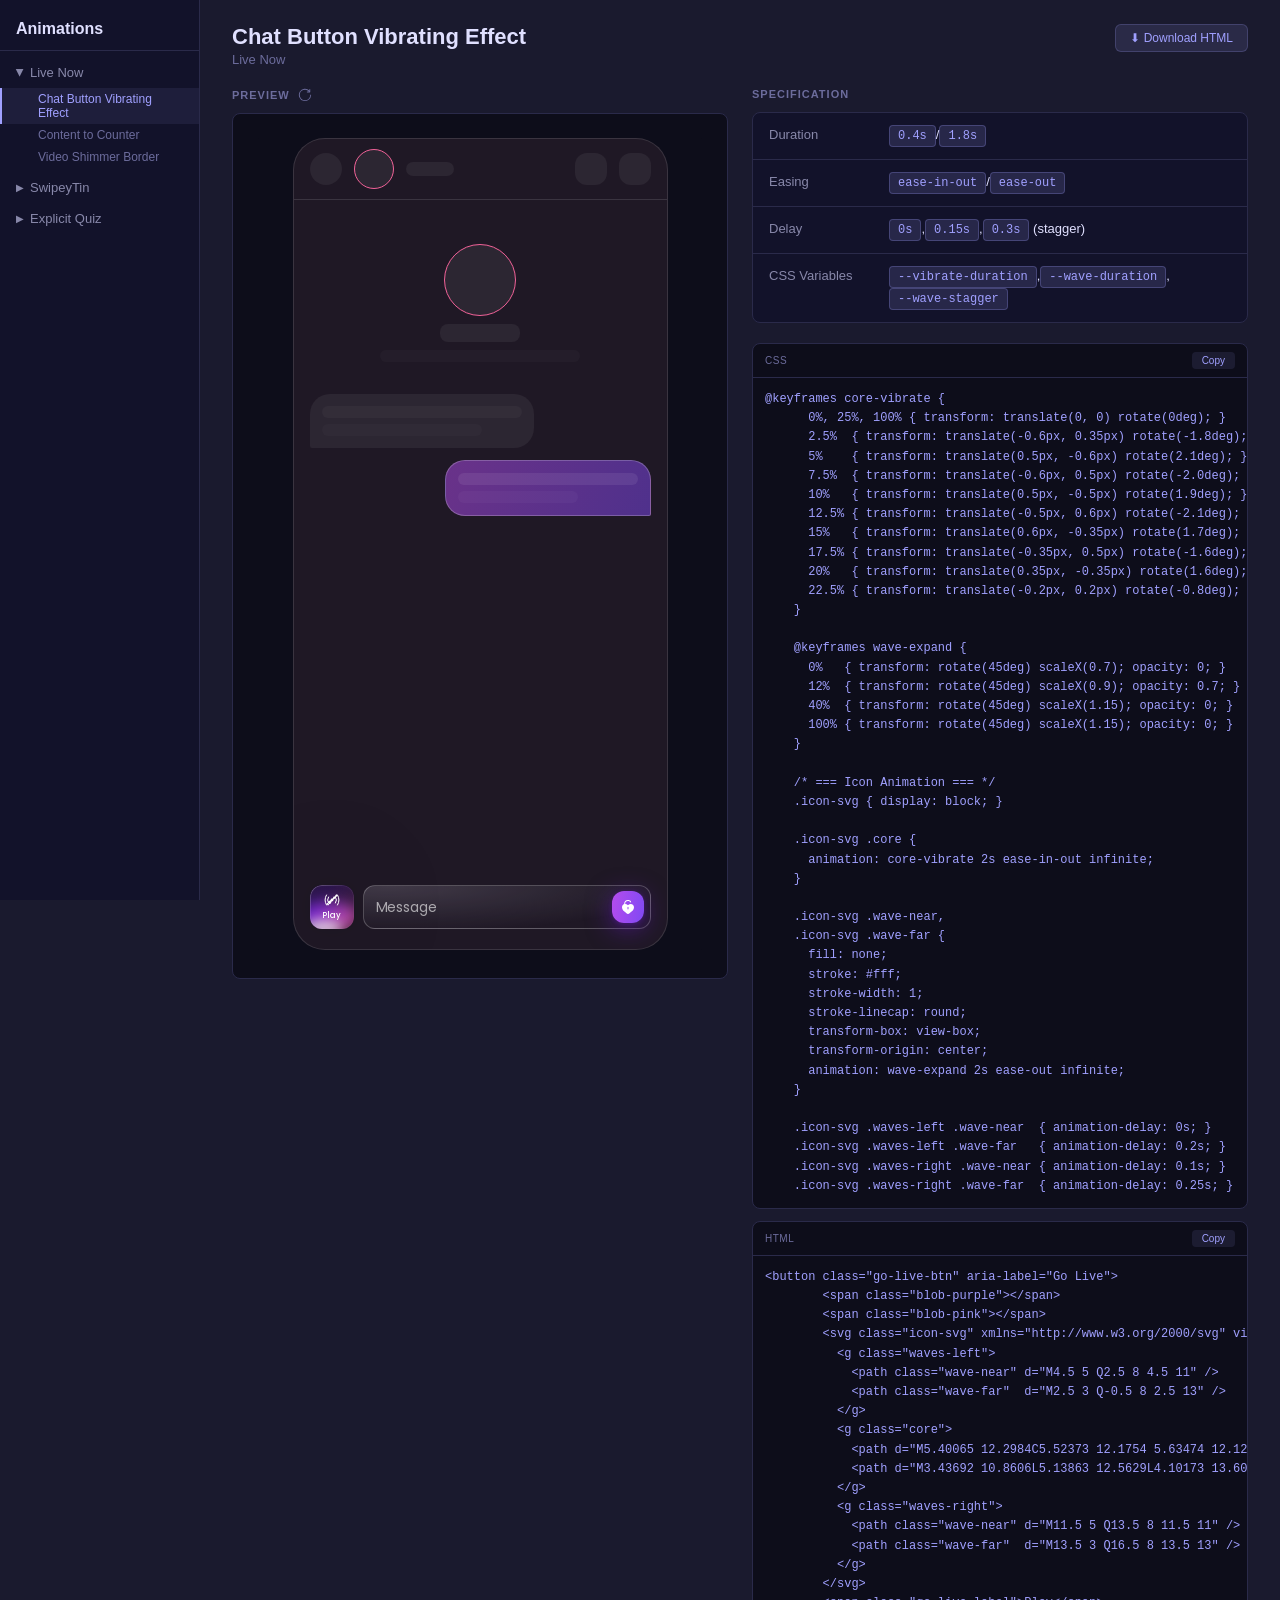
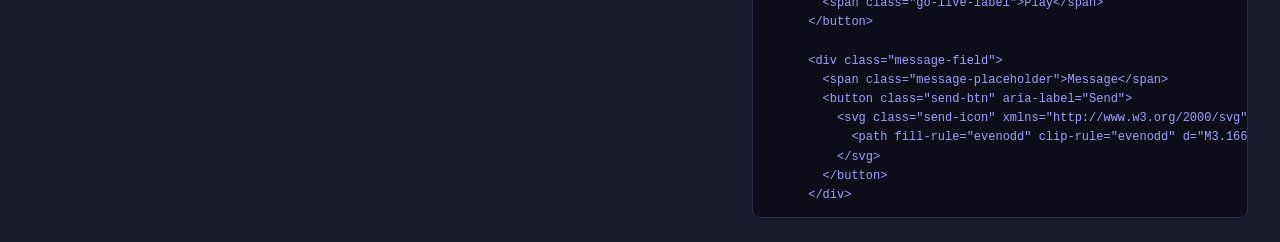
<file: index.html>
<!DOCTYPE html>
<html lang="ru">
<head>
  <meta charset="UTF-8">
  <meta name="viewport" content="width=device-width, initial-scale=1.0">
  <title>Animation Catalog</title>
  <link rel="stylesheet" href="styles.css">
</head>
<body>
  <aside class="sidebar" id="sidebar">
    <div class="sidebar-header">
      <h1 class="sidebar-title">Animations</h1>
    </div>
    <nav class="sidebar-nav" id="sidebar-nav">
      <!-- Built dynamically by catalog.js -->
    </nav>
  </aside>

  <main class="content" id="content">
    <div class="card" id="animation-card">
      <!-- Header -->
      <div class="card-header" id="card-header">
        <div class="card-titles">
          <h2 class="card-name" id="card-name"></h2>
          <span class="card-feature" id="card-feature"></span>
        </div>
        <div class="card-actions">
          <a class="btn" id="btn-download" download>⬇ Download HTML</a>
        </div>
      </div>

      <!-- Two-column layout -->
      <div class="card-body">
        <div class="preview-section">
          <div class="preview-header">
            <div class="section-label">Preview</div>
            <button class="btn-replay" id="btn-replay" title="Replay">
              <svg width="14" height="14" viewBox="0 0 16 16" fill="none" xmlns="http://www.w3.org/2000/svg">
                <path d="M2 8a6 6 0 0 1 10.472-4H10.5a.5.5 0 0 0 0 1h3a.5.5 0 0 0 .5-.5v-3a.5.5 0 0 0-1 0v1.47A7 7 0 1 0 15 8a.5.5 0 0 0-1 0 6 6 0 1 1-12 0z" fill="currentColor"/>
              </svg>
            </button>
          </div>
          <div class="preview" id="preview"></div>
        </div>

        <div class="right-column">
          <div>
            <div class="section-label">Specification</div>
            <div class="spec" id="spec"></div>
          </div>
          <div class="note" id="note" style="display:none"></div>
          <div class="code-blocks" id="code-blocks"></div>
        </div>
      </div>
    </div>
  </main>

  <!-- Animation sections go here -->
  <div id="animations" style="display:none">
    <section class="animation"
      data-feature="Live Now"
      data-name="Chat Button Vibrating Effect"
      data-duration="0.4s / 1.8s"
      data-easing="ease-in-out / ease-out"
      data-delay="0s, 0.15s, 0.3s (stagger)"
      data-css-vars="--vibrate-duration, --wave-duration, --wave-stagger"
      data-file="downloads/live-now/chat-button-animation.html">
    </section>

    <section class="animation"
      data-feature="Live Now"
      data-name="Content to Counter"
      data-duration="3.7s"
      data-easing="cubic-bezier(0.2, 0.9, 0.3, 1)"
      data-delay="800ms"
      data-css-vars="--ctc-sheet-duration, --ctc-sheet-collapse, --ctc-fly-duration, --ctc-badge-pop, --ctc-pause-idle, --ctc-pause-sheet"
      data-note="The content card flies to the counter badge only when the user dismisses the bottom sheet."
      data-file="downloads/live-now/content-to-counter.html">
    </section>

    <section class="animation"
      data-feature="Live Now"
      data-name="Video Shimmer Border"
      data-duration="2.5s"
      data-easing="linear"
      data-delay="0s"
      data-css-vars="--shimmer-speed, --shimmer-size"
      data-file="downloads/live-now/video-shimmer-border.html">
    </section>

    <section class="animation"
      data-feature="SwipeyTin"
      data-name="Card Swipe"
      data-duration="0.45s"
      data-easing="cubic-bezier(0.4, 0, 0.2, 1) / cubic-bezier(0.2, 0.9, 0.3, 1)"
      data-delay="0s"
      data-css-vars="--swipe-duration, --swipe-throw, --swipe-rotate, --stamp-duration, --rise-duration"
      data-note="Drag the card or use the like/dislike buttons. Swipe right for LIKE, swipe left for NOPE. Cards cycle infinitely."
      data-file="downloads/swipey-tin/card-swipe.html">
    </section>

    <section class="animation"
      data-feature="SwipeyTin"
      data-name="Style Select Screen"
      data-duration="2s / 2.5s"
      data-easing="ease-in-out / ease-out"
      data-delay="0s"
      data-note="Style selection screen with two animated hints: a pulsing green live-dot with expanding ring, and a bouncing 'Tap a style to select' label with double-bounce pattern."
      data-file="downloads/swipey-tin/style-select-screen.html">
    </section>

    <section class="animation"
      data-feature="Explicit Quiz"
      data-name="Generating"
      data-duration="6s (loading) + 0.8s (transition)"
      data-easing="linear (progress), ease (fades)"
      data-css-vars="--gen-shimmer-speed, --gen-progress-dur, --gen-fade"
      data-note="Two-phase: loading progress with shimmer border → video reveal with button. Photo 'comes alive' as video when generation completes."
      data-file="downloads/explicit-quiz/generating.html">
    </section>
  </div>

  <script src="catalog.js"></script>
</body>
</html>
</file>
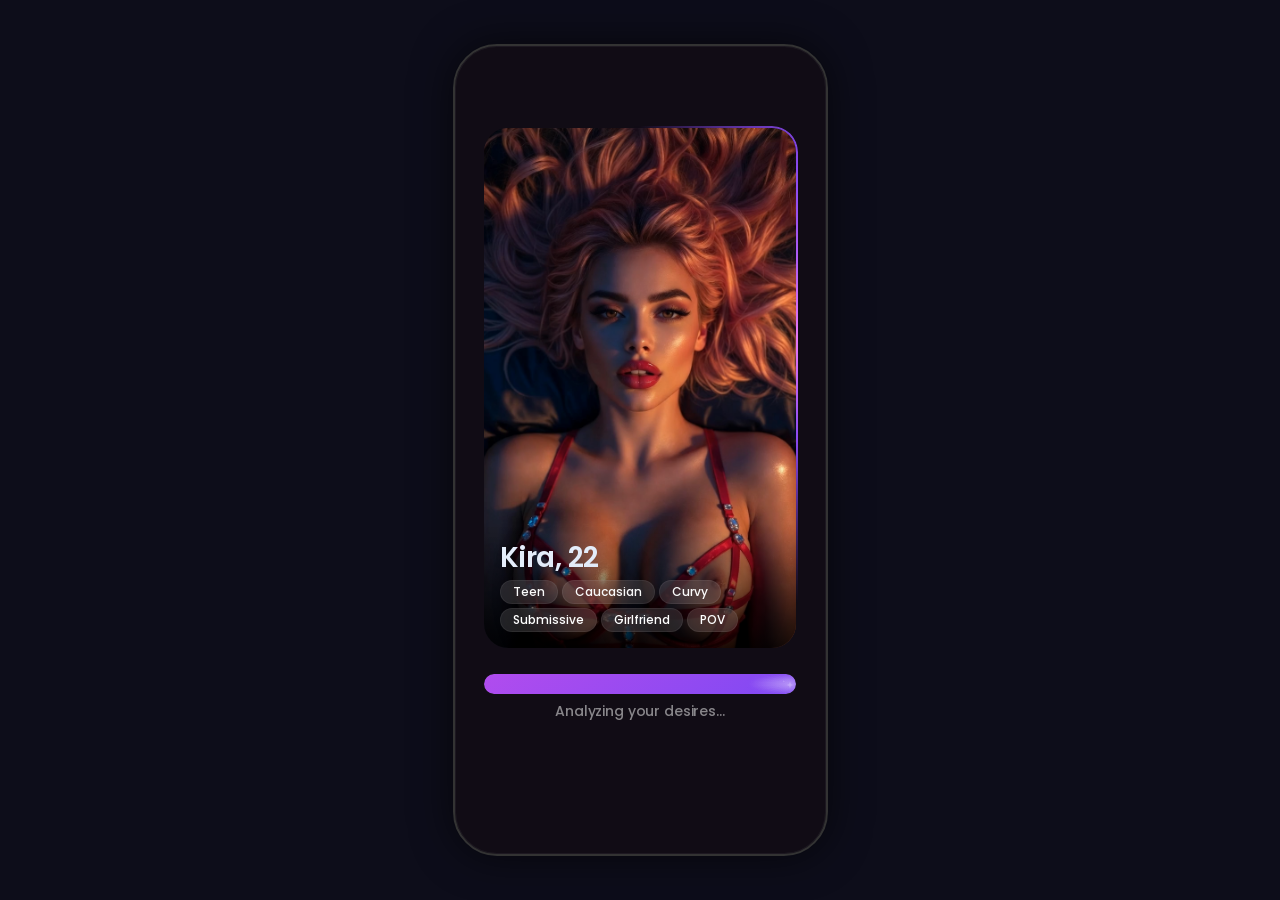
<file: downloads/explicit-quiz/generating.html>
<!doctype html>
<html lang="en">
    <head>
        <meta charset="UTF-8" />
        <meta name="viewport" content="width=device-width, initial-scale=1.0" />
        <title>Generating — Explicit Quiz</title>
        <link rel="preconnect" href="https://fonts.googleapis.com" />
        <link rel="preconnect" href="https://fonts.gstatic.com" crossorigin />
        <link
            href="https://fonts.googleapis.com/css2?family=Poppins:wght@500;600&display=swap"
            rel="stylesheet"
        />
        <style>
            /* === Reset === */
            *,
            *::before,
            *::after {
                margin: 0;
                padding: 0;
                box-sizing: border-box;
            }

            /* @snippet:css */
            @property --shimmer-angle {
                syntax: "<angle>";
                initial-value: 0deg;
                inherits: false;
            }

            :root {
                --gen-bg: #110c15;
                --gen-grad-start: #b14cee;
                --gen-grad-end: #8049f3;
                --gen-shimmer-speed: 2.5s;
                --gen-progress-dur: 6s;
                --gen-fade: 0.5s;
            }

            @keyframes shimmer-rotate {
                to {
                    --shimmer-angle: 360deg;
                }
            }

            @keyframes progress-fill {
                from {
                    width: 0%;
                }
                to {
                    width: 100%;
                }
            }

            @keyframes button-pop {
                0% {
                    transform: scale(0.85);
                }
                50% {
                    transform: scale(1.03);
                }
                100% {
                    transform: scale(1);
                }
            }

            @keyframes star-fly {
                0% {
                    transform: translateX(0) scale(0.6);
                    opacity: 0;
                }
                8% {
                    opacity: 1;
                }
                70% {
                    opacity: 0.6;
                }
                100% {
                    transform: translateX(-60px) scale(1);
                    opacity: 0;
                }
            }

            /* === Phone Frame === */
            .gen-phone {
                width: 375px;
                height: 812px;
                border-radius: 44px;
                background: var(--gen-bg);
                border: 2px solid #333;
                position: relative;
                overflow: hidden;
                box-shadow:
                    0 0 40px rgba(0, 0, 0, 0.6),
                    inset 0 0 0 1px rgba(255, 255, 255, 0.05);
                display: flex;
                flex-direction: column;
                align-items: center;
                padding-top: 80px;
                gap: 24px;
            }

            /* === Photo Container === */
            .gen-photo-wrap {
                width: 316px;
                height: 524px;
                border-radius: 26px;
                position: relative;
                flex-shrink: 0;
            }

            /* === Shimmer Border === */
            .gen-shimmer {
                position: absolute;
                inset: 0;
                border-radius: 26px;
                padding: 2px;
                background: conic-gradient(
                    from var(--shimmer-angle),
                    transparent 0%,
                    #8b4af2 10%,
                    #e879f9 20%,
                    #8b4af2 30%,
                    transparent 40%,
                    transparent 100%
                );
                animation: shimmer-rotate var(--gen-shimmer-speed) linear
                    infinite;
                -webkit-mask:
                    linear-gradient(#000 0 0) content-box,
                    linear-gradient(#000 0 0);
                -webkit-mask-composite: xor;
                mask:
                    linear-gradient(#000 0 0) content-box,
                    linear-gradient(#000 0 0);
                mask-composite: exclude;
                pointer-events: none;
                z-index: 2;
                transition: opacity var(--gen-fade) ease;
            }

            .gen-shimmer::after {
                content: "";
                position: absolute;
                inset: -4px;
                border-radius: 30px;
                padding: 2px;
                background: conic-gradient(
                    from var(--shimmer-angle),
                    transparent 0%,
                    #8b4af2 10%,
                    #e879f9 20%,
                    #8b4af2 30%,
                    transparent 40%,
                    transparent 100%
                );
                opacity: 0.4;
                filter: blur(12px);
                z-index: -1;
            }

            /* === Photo + Video === */
            .gen-photo {
                position: absolute;
                inset: 2px;
                border-radius: 24px;
                overflow: hidden;
                z-index: 1;
            }

            .gen-photo img,
            .gen-photo video {
                width: 100%;
                height: 100%;
                object-fit: cover;
                display: block;
            }

            .gen-photo video {
                position: absolute;
                inset: 0;
                opacity: 0;
            }

            /* === Photo Overlay (name + tags) === */
            .gen-photo-overlay {
                position: absolute;
                bottom: 0;
                left: 0;
                right: 0;
                padding: 16px;
                background: linear-gradient(
                    to bottom,
                    rgba(0, 0, 0, 0),
                    rgba(0, 0, 0, 0.8)
                );
                z-index: 2;
                display: flex;
                flex-direction: column;
                gap: 4px;
                border-radius: 0 0 11px 12px;
                transition: opacity var(--gen-fade) ease;
            }

            .gen-photo-name {
                font-family: "Poppins", sans-serif;
                font-weight: 600;
                font-size: 28px;
                color: #e9f2ff;
                letter-spacing: -0.56px;
                line-height: 1.3;
            }

            .gen-photo-tags {
                display: flex;
                flex-wrap: wrap;
                gap: 4px;
            }

            .gen-tag {
                height: 24px;
                padding: 4px 12px;
                border-radius: 36px;
                background: rgba(255, 255, 255, 0.12);
                border: 1px solid rgba(255, 255, 255, 0.06);
                box-shadow:
                    0 0 20.78px rgba(0, 0, 0, 0.09),
                    0 0 127.875px rgba(0, 0, 0, 0.18);
                backdrop-filter: blur(12px);
                -webkit-backdrop-filter: blur(12px);
                font-family: "Poppins", sans-serif;
                font-weight: 500;
                font-size: 12px;
                color: white;
                line-height: 1.4;
                display: flex;
                align-items: center;
                justify-content: center;
            }

            /* === Bottom Section (grid overlap for loading / button) === */
            .gen-bottom {
                display: grid;
                justify-items: center;
                align-items: start;
                width: 312px;
            }

            .gen-loading,
            .gen-button {
                grid-row: 1;
                grid-column: 1;
            }

            .gen-loading {
                display: flex;
                flex-direction: column;
                align-items: center;
                gap: 8px;
                width: 100%;
                transition: opacity var(--gen-fade) ease;
            }

            /* === Progress Bar === */
            .gen-progress {
                width: 312px;
                height: 20px;
                border-radius: 32px;
                background: rgba(255, 255, 255, 0.22);
                overflow: hidden;
            }

            .gen-progress-fill {
                height: 100%;
                border-radius: 16px;
                background: linear-gradient(
                    141deg,
                    var(--gen-grad-start),
                    var(--gen-grad-end)
                );
                box-shadow:
                    0 5px 26px rgba(104, 26, 199, 0.61),
                    0 1px 4.2px rgba(104, 26, 199, 0.31);
                animation: progress-fill var(--gen-progress-dur) linear forwards;
                position: relative;
                overflow: hidden;
            }

            .gen-progress-glow {
                position: absolute;
                right: 0;
                top: 0;
                width: 48px;
                height: 100%;
            }

            .gen-progress-glow-blur {
                position: absolute;
                inset: 0;
                border-radius: 0 16px 16px 0;
                filter: blur(3px);
                background: radial-gradient(
                    ellipse at right center,
                    rgba(255, 255, 255, 0.35),
                    transparent 70%
                );
            }

            .gen-progress-glow-sharp {
                position: absolute;
                inset: 0;
                border-radius: 0 16px 16px 0;
                background: radial-gradient(
                    ellipse at right center,
                    rgba(255, 255, 255, 0.2),
                    transparent 70%
                );
            }

            .gen-progress-sparkle {
                position: absolute;
                right: 0;
                top: 0;
                width: 48px;
                height: 100%;
                background: url("assets/edge-sparkle.svg") right center/contain
                    no-repeat;
            }

            .gen-star {
                position: absolute;
                right: var(--star-r, 20px);
                top: var(--star-t, 8px);
                width: var(--star-s, 4px);
                height: var(--star-s, 4px);
                background: url("data:image/svg+xml,%3Csvg viewBox='0 0 6 6' xmlns='http://www.w3.org/2000/svg'%3E%3Cpath d='M3 0L3.324 1.244C3.506 1.946 4.054 2.494 4.756 2.676L6 3L4.756 3.324C4.054 3.506 3.506 4.054 3.324 4.756L3 6L2.676 4.756C2.494 4.054 1.946 3.506 1.244 3.324L0 3L1.244 2.676C1.946 2.494 2.494 1.946 2.676 1.244L3 0Z' fill='white' fill-opacity='0.9'/%3E%3C/svg%3E")
                    center/contain no-repeat;
                animation: star-fly var(--star-dur, 1.5s)
                    cubic-bezier(0.4, 0, 1, 1) infinite;
                animation-delay: var(--star-del, 0s);
                opacity: 0;
            }

            /* === Status Text === */
            .gen-status {
                font-family: "Poppins", sans-serif;
                font-weight: 500;
                font-size: 14px;
                color: rgba(255, 255, 255, 0.5);
                letter-spacing: -0.14px;
                text-align: center;
                line-height: 1.4;
                transition: opacity 0.3s ease;
            }

            /* === Button === */
            .gen-button {
                align-self: center;
                width: 240px;
                height: 44px;
                border-radius: 16px;
                background: linear-gradient(
                    130deg,
                    var(--gen-grad-start),
                    var(--gen-grad-end)
                );
                box-shadow:
                    0 5px 26px rgba(104, 26, 199, 0.61),
                    0 1px 4.2px rgba(104, 26, 199, 0.31);
                display: flex;
                align-items: center;
                justify-content: center;
                font-family: "Poppins", sans-serif;
                font-weight: 500;
                font-size: 14px;
                color: white;
                letter-spacing: -0.14px;
                border: none;
                cursor: pointer;
                opacity: 0;
                pointer-events: none;
                transition: opacity var(--gen-fade) ease 0.3s;
            }

            /* === Complete State === */
            .gen-phone.complete .gen-shimmer {
                opacity: 0;
                animation: none;
            }
            .gen-phone.complete .gen-loading {
                opacity: 0;
                pointer-events: none;
            }
            .gen-phone.complete .gen-progress-fill {
                animation: none;
                width: 100%;
            }
            .gen-phone.complete .gen-star {
                animation: none;
            }
            .gen-phone.complete .gen-photo video {
                opacity: 1;
            }
            .gen-phone.complete .gen-button {
                opacity: 1;
                pointer-events: auto;
                animation: button-pop 0.4s cubic-bezier(0.34, 1.56, 0.64, 1)
                    0.3s both;
            }
            /* @snippet:end */

            /* === Layout === */
            body {
                background: #0d0d1a;
                display: flex;
                align-items: center;
                justify-content: center;
                min-height: 100vh;
            }
        </style>
    </head>
    <body>
        <div class="gen-phone" id="genRoot">
            <!-- @snippet:html -->
            <div class="gen-photo-wrap">
                <div class="gen-shimmer"></div>
                <div class="gen-photo">
                    <img src="assets/girl-photo.jpg" alt="" />
                    <video
                        src="assets/aigirlfriend_2.mp4"
                        loop
                        muted
                        playsinline
                        preload="auto"
                    ></video>
                    <div class="gen-photo-overlay">
                        <div class="gen-photo-name">Kira, 22</div>
                        <div class="gen-photo-tags">
                            <span class="gen-tag">Teen</span>
                            <span class="gen-tag">Caucasian</span>
                            <span class="gen-tag">Curvy</span>
                            <span class="gen-tag">Submissive</span>
                            <span class="gen-tag">Girlfriend</span>
                            <span class="gen-tag">POV</span>
                        </div>
                    </div>
                </div>
            </div>

            <div class="gen-bottom">
                <div class="gen-loading">
                    <div class="gen-progress">
                        <div class="gen-progress-fill">
                            <div class="gen-progress-glow">
                                <div class="gen-progress-glow-blur"></div>
                                <div class="gen-progress-glow-sharp"></div>
                                <div class="gen-progress-sparkle"></div>
                            </div>
                            <span
                                class="gen-star"
                                style="
                                    --star-r: 3px;
                                    --star-t: 2px;
                                    --star-s: 6px;
                                    --star-dur: 1s;
                                    --star-del: 0s;
                                "
                            ></span>
                            <span
                                class="gen-star"
                                style="
                                    --star-r: 12px;
                                    --star-t: 7px;
                                    --star-s: 5px;
                                    --star-dur: 1.3s;
                                    --star-del: 0.4s;
                                "
                            ></span>
                            <span
                                class="gen-star"
                                style="
                                    --star-r: 22px;
                                    --star-t: 13px;
                                    --star-s: 3px;
                                    --star-dur: 0.9s;
                                    --star-del: 0.7s;
                                "
                            ></span>
                            <span
                                class="gen-star"
                                style="
                                    --star-r: 8px;
                                    --star-t: 4px;
                                    --star-s: 4px;
                                    --star-dur: 1.1s;
                                    --star-del: 1s;
                                "
                            ></span>
                            <span
                                class="gen-star"
                                style="
                                    --star-r: 30px;
                                    --star-t: 9px;
                                    --star-s: 6px;
                                    --star-dur: 1.4s;
                                    --star-del: 0.2s;
                                "
                            ></span>
                            <span
                                class="gen-star"
                                style="
                                    --star-r: 5px;
                                    --star-t: 15px;
                                    --star-s: 3px;
                                    --star-dur: 1s;
                                    --star-del: 1.2s;
                                "
                            ></span>
                            <span
                                class="gen-star"
                                style="
                                    --star-r: 18px;
                                    --star-t: 1px;
                                    --star-s: 2px;
                                    --star-dur: 1.2s;
                                    --star-del: 0.5s;
                                "
                            ></span>
                            <span
                                class="gen-star"
                                style="
                                    --star-r: 25px;
                                    --star-t: 11px;
                                    --star-s: 4px;
                                    --star-dur: 0.8s;
                                    --star-del: 0.9s;
                                "
                            ></span>
                            <span
                                class="gen-star"
                                style="
                                    --star-r: 10px;
                                    --star-t: 6px;
                                    --star-s: 3px;
                                    --star-dur: 1.3s;
                                    --star-del: 1.5s;
                                "
                            ></span>
                            <span
                                class="gen-star"
                                style="
                                    --star-r: 35px;
                                    --star-t: 14px;
                                    --star-s: 5px;
                                    --star-dur: 1.1s;
                                    --star-del: 0.1s;
                                "
                            ></span>
                        </div>
                    </div>
                    <p class="gen-status" id="genStatus">
                        Analyzing your desires…
                    </p>
                </div>
                <button class="gen-button">Start Fucking</button>
            </div>
            <!-- @snippet:end -->
        </div>

        <script>
            (function () {
                var root = document.getElementById("genRoot");
                var status = document.getElementById("genStatus");
                var video = root.querySelector("video");
                var messages = [
                    "Analyzing your desires\u2026",
                    "Crafting her personality\u2026",
                    "Designing her look\u2026",
                ];
                var step = 0;

                var tid = setInterval(function () {
                    step++;
                    if (step >= messages.length) {
                        clearInterval(tid);
                        return;
                    }
                    status.style.opacity = "0";
                    setTimeout(function () {
                        status.textContent = messages[step];
                        status.style.opacity = "1";
                    }, 300);
                }, 2000);

                setTimeout(function () {
                    root.classList.add("complete");
                    video.play().catch(function () {});
                }, 6000);
            })();
        </script>
    </body>
</html>
</file>
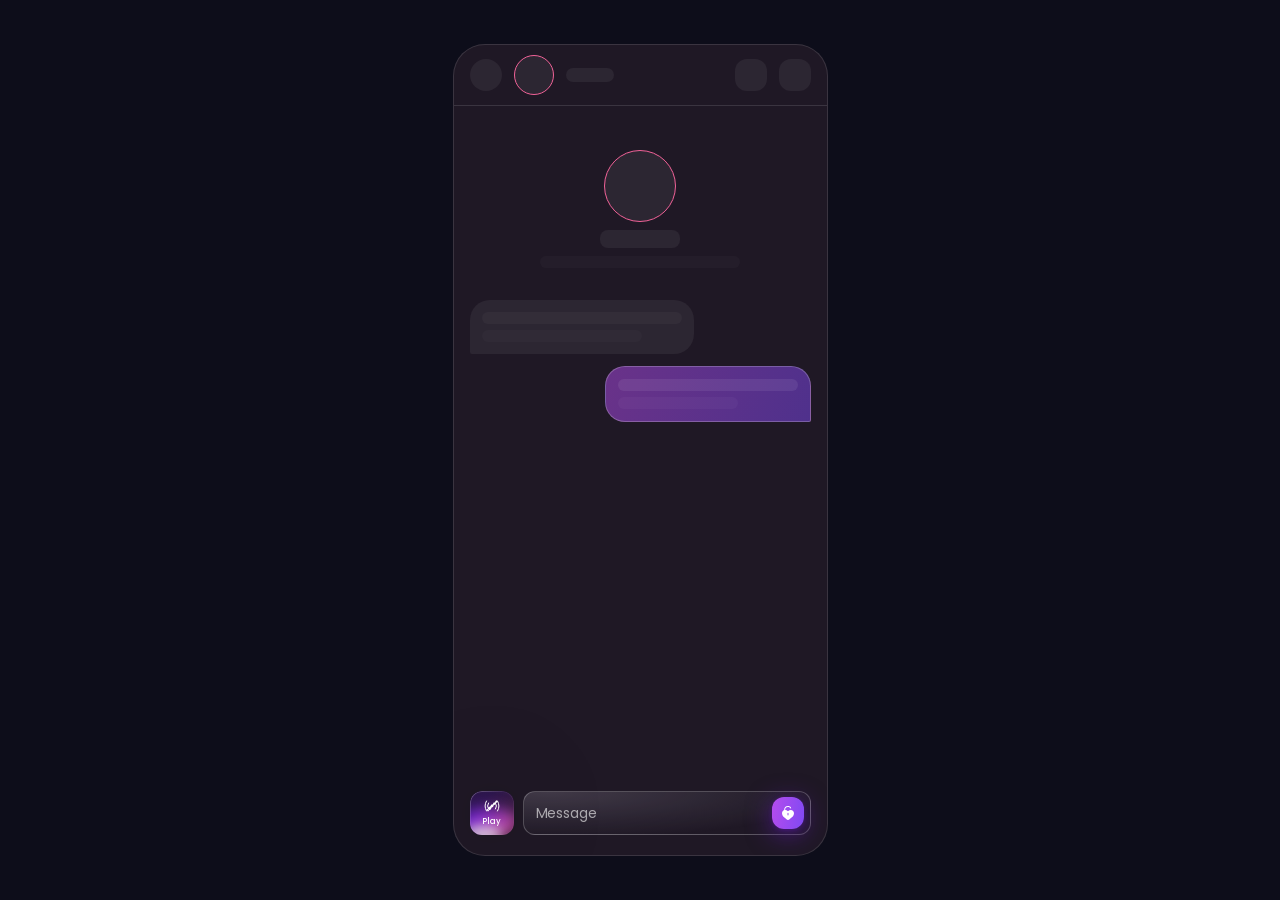
<file: downloads/live-now/chat-button-animation.html>
<!DOCTYPE html>
<html lang="en">
<head>
  <meta charset="UTF-8">
  <meta name="viewport" content="width=device-width, initial-scale=1.0">
  <title>Chat Button Vibrating Effect — Live Now</title>
  <link rel="stylesheet" href="https://fonts.googleapis.com/css2?family=Poppins:wght@400;500;600&display=swap">
  <style>
    /* === Tokens === */
    :root {
      --bg-app: #1f1825;
      --bg-header: rgba(255,255,255,0.06);
      --bg-bubble-model: rgba(255,255,255,0.06);
      --bg-bubble-user-from: rgba(177,76,238,0.5);
      --bg-bubble-user-to: rgba(128,73,243,0.5);
      --border-subtle: rgba(255,255,255,0.12);
      --border-field: rgba(255,255,255,0.24);
      --text-primary: #fff;
      --text-secondary: rgba(255,255,255,0.6);
      --text-muted: #9b9caa;
      --gradient-btn-from: rgb(177,76,238);
      --gradient-btn-to: rgb(128,73,243);
      --gradient-golive-from: rgba(241,98,152,0.2);
      --gradient-golive-to: rgba(122,39,236,0.2);
      --font: 'Poppins', -apple-system, BlinkMacSystemFont, 'Segoe UI', sans-serif;
    }

    /* === Reset === */
    *, *::before, *::after { margin: 0; padding: 0; box-sizing: border-box; }

    /* @snippet:css */
    @keyframes core-vibrate {
      0%, 25%, 100% { transform: translate(0, 0) rotate(0deg); }
      2.5%  { transform: translate(-0.6px, 0.35px) rotate(-1.8deg); }
      5%    { transform: translate(0.5px, -0.6px) rotate(2.1deg); }
      7.5%  { transform: translate(-0.6px, 0.5px) rotate(-2.0deg); }
      10%   { transform: translate(0.5px, -0.5px) rotate(1.9deg); }
      12.5% { transform: translate(-0.5px, 0.6px) rotate(-2.1deg); }
      15%   { transform: translate(0.6px, -0.35px) rotate(1.7deg); }
      17.5% { transform: translate(-0.35px, 0.5px) rotate(-1.6deg); }
      20%   { transform: translate(0.35px, -0.35px) rotate(1.6deg); }
      22.5% { transform: translate(-0.2px, 0.2px) rotate(-0.8deg); }
    }

    @keyframes wave-expand {
      0%   { transform: rotate(45deg) scaleX(0.7); opacity: 0; }
      12%  { transform: rotate(45deg) scaleX(0.9); opacity: 0.7; }
      40%  { transform: rotate(45deg) scaleX(1.15); opacity: 0; }
      100% { transform: rotate(45deg) scaleX(1.15); opacity: 0; }
    }

    /* === Icon Animation === */
    .icon-svg { display: block; }

    .icon-svg .core {
      animation: core-vibrate 2s ease-in-out infinite;
    }

    .icon-svg .wave-near,
    .icon-svg .wave-far {
      fill: none;
      stroke: #fff;
      stroke-width: 1;
      stroke-linecap: round;
      transform-box: view-box;
      transform-origin: center;
      animation: wave-expand 2s ease-out infinite;
    }

    .icon-svg .waves-left .wave-near  { animation-delay: 0s; }
    .icon-svg .waves-left .wave-far   { animation-delay: 0.2s; }
    .icon-svg .waves-right .wave-near { animation-delay: 0.1s; }
    .icon-svg .waves-right .wave-far  { animation-delay: 0.25s; }
    /* @snippet:end */

    /* === Layout === */
    body {
      background: #0d0d1a;
      font-family: var(--font);
      display: flex;
      align-items: center;
      justify-content: center;
      min-height: 100vh;
    }

    .phone-frame {
      width: 375px;
      height: 812px;
      background: var(--bg-app);
      border-radius: 32px;
      border: 1px solid var(--border-subtle);
      position: relative;
      overflow: hidden;
      display: flex;
      flex-direction: column;
    }

    /* === Chat Panel (bottom) === */
    .chat-panel {
      padding: 0 16px 20px;
      display: flex;
      gap: 9px;
      align-items: center;
    }

    .go-live-btn {
      position: relative;
      width: 44px;
      height: 44px;
      border-radius: 12px;
      border: none;
      overflow: hidden;
      background:
        linear-gradient(
          -33.9deg,
          rgba(241, 98, 152, 0.2) 9.26%,
          rgba(122, 39, 236, 0.2) 77.48%
        ),
        #1a1225;
      backdrop-filter: blur(12px);
      -webkit-backdrop-filter: blur(12px);
      box-shadow:
        0 0 21px 0 rgba(0, 0, 0, 0.09),
        0 0 128px 0 rgba(0, 0, 0, 0.18);
      cursor: pointer;
      display: flex;
      flex-direction: column;
      align-items: center;
      justify-content: center;
      gap: 1px;
      flex-shrink: 0;
    }

    /* Gradient blob (pink→purple) — Ellipse 978 */
    .go-live-btn .blob-purple {
      position: absolute;
      width: 60px;
      height: 29px;
      left: -12px;
      top: 17px;
      border-radius: 50%;
      background: linear-gradient(320deg, #F16298 0%, #7A27EC 78%);
      opacity: 0.85;
      filter: blur(6.7px);
      pointer-events: none;
    }

    /* White glow blob — Ellipse 979 */
    .go-live-btn .blob-pink {
      position: absolute;
      width: 38px;
      height: 16px;
      left: -6px;
      top: 35px;
      border-radius: 50%;
      background: rgba(255, 255, 255, 0.7);
      filter: blur(6px);
      pointer-events: none;
    }

    /* Gradient glare border */
    .go-live-btn::after {
      content: "";
      position: absolute;
      inset: 0;
      border-radius: 12px;
      padding: 1px;
      background: linear-gradient(
        135deg,
        rgba(255, 255, 255, 0.3) 0%,
        rgba(255, 255, 255, 0.08) 40%,
        rgba(255, 255, 255, 0.03) 100%
      );
      -webkit-mask:
        linear-gradient(#fff 0 0) content-box,
        linear-gradient(#fff 0 0);
      -webkit-mask-composite: xor;
      mask:
        linear-gradient(#fff 0 0) content-box,
        linear-gradient(#fff 0 0);
      mask-composite: exclude;
      pointer-events: none;
      z-index: 1;
    }

    .go-live-btn .icon-svg {
      width: 16px;
      height: 16px;
      position: relative;
      z-index: 2;
    }

    .go-live-label {
      position: relative;
      z-index: 2;
      font-family: var(--font);
      font-size: 8px;
      font-weight: 500;
      color: var(--text-primary);
      line-height: 14px;
    }

    .message-field {
      flex: 1;
      height: 44px;
      border-radius: 12px;
      border: 1px solid var(--border-field);
      background:
        radial-gradient(
          ellipse at 25px 0px,
          rgba(244, 235, 255, 0.16) 0%,
          rgba(235, 235, 255, 0.06) 50%,
          transparent 80%
        );
      display: flex;
      align-items: center;
      justify-content: space-between;
      padding: 8px 6px 8px 12px;
    }

    .message-placeholder {
      font-family: var(--font);
      font-size: 14px;
      color: var(--text-primary);
      opacity: 0.6;
      letter-spacing: -0.14px;
    }

    .send-btn {
      width: 32px;
      height: 32px;
      border-radius: 12px;
      background: linear-gradient(99deg, var(--gradient-btn-from) 7%, var(--gradient-btn-to) 100%);
      border: none;
      cursor: pointer;
      display: flex;
      align-items: center;
      justify-content: center;
      box-shadow: 0 5px 26px rgba(104,26,199,0.61), 0 1px 4px rgba(104,26,199,0.31);
      flex-shrink: 0;
    }

    .send-icon {
      width: 12px;
      height: 14px;
    }

    /* === Skeleton === */
    .skeleton-header {
      height: 61px;
      padding: 12px 16px;
      display: flex;
      align-items: center;
      gap: 12px;
      border-bottom: 1px solid var(--border-subtle);
      flex-shrink: 0;
    }

    .skeleton-circle {
      border-radius: 50%;
      background: var(--bg-header);
      flex-shrink: 0;
    }

    .skeleton-rect {
      border-radius: 8px;
      background: var(--bg-header);
    }

    .skeleton-content {
      flex: 1;
      display: flex;
      flex-direction: column;
      gap: 12px;
      padding: 24px 16px;
      overflow: hidden;
    }

    .skeleton-profile {
      display: flex;
      flex-direction: column;
      align-items: center;
      gap: 8px;
      padding: 20px 0;
    }

    .skeleton-bubble {
      border-radius: 20px;
      padding: 12px;
      max-width: 260px;
    }

    .skeleton-bubble--model {
      background: var(--bg-bubble-model);
      align-self: flex-start;
      border-bottom-left-radius: 2px;
    }

    .skeleton-bubble--user {
      background: linear-gradient(113deg, var(--bg-bubble-user-from) 7%, var(--bg-bubble-user-to) 100%);
      border: 1px solid rgba(255,255,255,0.22);
      align-self: flex-end;
      border-bottom-right-radius: 2px;
    }
  </style>
</head>
<body>
  <div class="phone-frame">
    <!-- Skeleton Header -->
    <div class="skeleton-header">
      <div class="skeleton-circle" style="width: 32px; height: 32px;"></div>
      <div class="skeleton-circle" style="width: 40px; height: 40px; border: 1px solid #f16298;"></div>
      <div class="skeleton-rect" style="width: 48px; height: 14px;"></div>
      <div style="flex: 1;"></div>
      <div class="skeleton-rect" style="width: 32px; height: 32px; border-radius: 12px;"></div>
      <div class="skeleton-rect" style="width: 32px; height: 32px; border-radius: 12px;"></div>
    </div>

    <!-- Skeleton Content -->
    <div class="skeleton-content">
      <!-- Profile -->
      <div class="skeleton-profile">
        <div class="skeleton-circle" style="width: 72px; height: 72px; border: 1px solid #f16298;"></div>
        <div class="skeleton-rect" style="width: 80px; height: 18px;"></div>
        <div class="skeleton-rect" style="width: 200px; height: 12px; opacity: 0.4;"></div>
      </div>

      <!-- Chat bubbles -->
      <div class="skeleton-bubble skeleton-bubble--model">
        <div class="skeleton-rect" style="width: 200px; height: 12px; opacity: 0.5;"></div>
        <div class="skeleton-rect" style="width: 160px; height: 12px; opacity: 0.3; margin-top: 6px;"></div>
      </div>

      <div class="skeleton-bubble skeleton-bubble--user">
        <div class="skeleton-rect" style="width: 180px; height: 12px; opacity: 0.5; background: rgba(255,255,255,0.15);"></div>
        <div class="skeleton-rect" style="width: 120px; height: 12px; opacity: 0.3; margin-top: 6px; background: rgba(255,255,255,0.1);"></div>
      </div>
    </div>

    <!-- Chat Panel — detailed -->
    <div class="chat-panel">
      <!-- @snippet:html -->
      <button class="go-live-btn" aria-label="Go Live">
        <span class="blob-purple"></span>
        <span class="blob-pink"></span>
        <svg class="icon-svg" xmlns="http://www.w3.org/2000/svg" viewBox="0 0 16 16" fill="none">
          <g class="waves-left">
            <path class="wave-near" d="M4.5 5 Q2.5 8 4.5 11" />
            <path class="wave-far"  d="M2.5 3 Q-0.5 8 2.5 13" />
          </g>
          <g class="core">
            <path d="M5.40065 12.2984C5.52373 12.1754 5.63474 12.1261 5.77375 12.0894C6.11312 12.0181 6.44353 11.8452 6.71557 11.5733C7.05955 11.2293 7.24472 10.792 7.2675 10.3609C7.30247 10.1418 7.42629 9.90194 7.62877 9.69934C7.8132 9.51515 8.02875 9.39581 8.2311 9.34951C8.51347 9.29949 8.78564 9.16434 9.00628 8.94319C9.2853 8.6643 9.42854 8.30229 9.43439 7.94276C9.45753 7.69598 9.59268 7.41721 9.8249 7.18474C10.0202 6.98936 10.2482 6.86304 10.4622 6.81364C10.4965 6.80903 10.531 6.80306 10.5654 6.79547C10.5674 6.79522 10.5689 6.7946 10.5707 6.7946C10.7856 6.74532 10.991 6.63605 11.1599 6.46693C11.4207 6.20633 11.5392 5.85925 11.5143 5.52523C11.5087 5.36009 11.5932 5.16122 11.7557 4.99869C11.8906 4.86366 12.0507 4.78252 12.1961 4.76187C12.4728 4.74332 12.7598 4.61664 12.989 4.38753C13.4379 3.93852 13.5799 3.17992 13.2001 2.79998C12.82 2.42004 12.0621 2.56237 11.6131 3.01151C11.3878 3.23676 11.2617 3.51801 11.2396 3.79055C11.2222 3.93889 11.1401 4.10503 11.0008 4.24391C10.8324 4.41242 10.6245 4.49804 10.4562 4.48509C10.1283 4.46618 9.78993 4.58515 9.53444 4.84077C9.36532 5.00977 9.25643 5.21573 9.20714 5.43052L9.2054 5.42916C9.20416 5.44085 9.20154 5.4528 9.1998 5.46487C9.19594 5.48553 9.19221 5.50631 9.1891 5.52672C9.14181 5.74426 9.01425 5.9766 8.81538 6.17535C8.57943 6.4113 8.29606 6.54732 8.04679 6.56736C7.69112 6.57632 7.33445 6.71943 7.0583 6.99546C6.84263 7.2115 6.70835 7.47695 6.65571 7.75235C6.61265 7.96005 6.49107 8.18232 6.30153 8.37198C6.09781 8.5762 5.85588 8.70077 5.63549 8.73437L5.63623 8.73524C5.20701 8.75876 4.77194 8.94456 4.42934 9.28704C4.16202 9.55436 3.99078 9.87842 3.91699 10.2117C3.88861 10.3307 3.79304 10.4865 3.70007 10.5977L5.40065 12.2984Z" fill="white"/>
            <path d="M3.43692 10.8606L5.13863 12.5629L4.10173 13.6001L2.40002 11.8979L3.43692 10.8606Z" fill="white"/>
          </g>
          <g class="waves-right">
            <path class="wave-near" d="M11.5 5 Q13.5 8 11.5 11" />
            <path class="wave-far"  d="M13.5 3 Q16.5 8 13.5 13" />
          </g>
        </svg>
        <span class="go-live-label">Play</span>
      </button>

      <div class="message-field">
        <span class="message-placeholder">Message</span>
        <button class="send-btn" aria-label="Send">
          <svg class="send-icon" xmlns="http://www.w3.org/2000/svg" viewBox="0 0 12 13.83" fill="none">
            <path fill-rule="evenodd" clip-rule="evenodd" d="M3.16667 3.83333C3.16667 2.82645 3.45873 2.13534 3.90713 1.69498C4.35747 1.25272 5.03 1 5.91453 1C7.0263 1 7.80859 1.39615 8.24137 2.09624C8.38657 2.33113 8.69469 2.40383 8.92957 2.25863C9.16446 2.11343 9.23717 1.80531 9.09197 1.57043C8.42984 0.499319 7.2726 0 5.91453 0C4.84225 0 3.89085 0.309378 3.20645 0.981502C2.52013 1.65552 2.16667 2.63108 2.16667 3.83333V4.02613C0.910693 4.49164 0 5.74886 0 7.23278C0 9.79163 1.97891 11.2677 3.66376 12.5245C3.83888 12.6551 4.01083 12.7834 4.17704 12.9102C4.8 13.3857 5.4 13.8333 6 13.8333C6.6 13.8333 7.2 13.3857 7.82296 12.9102C7.98917 12.7834 8.16112 12.6551 8.33624 12.5245C10.0211 11.2677 12 9.79163 12 7.23278C12 4.40797 8.6999 2.40468 6 5.12041C5.0737 4.18868 4.07675 3.81242 3.16667 3.83423V3.83333ZM6 6.66667C6.27614 6.66667 6.5 6.89052 6.5 7.16667V8.83333C6.5 9.10947 6.27614 9.33333 6 9.33333C5.72386 9.33333 5.5 9.10947 5.5 8.83333V7.16667C5.5 6.89052 5.72386 6.66667 6 6.66667Z" fill="white"/>
          </svg>
        </button>
      </div>
      <!-- @snippet:end -->
    </div>
  </div>
</body>
</html>
</file>
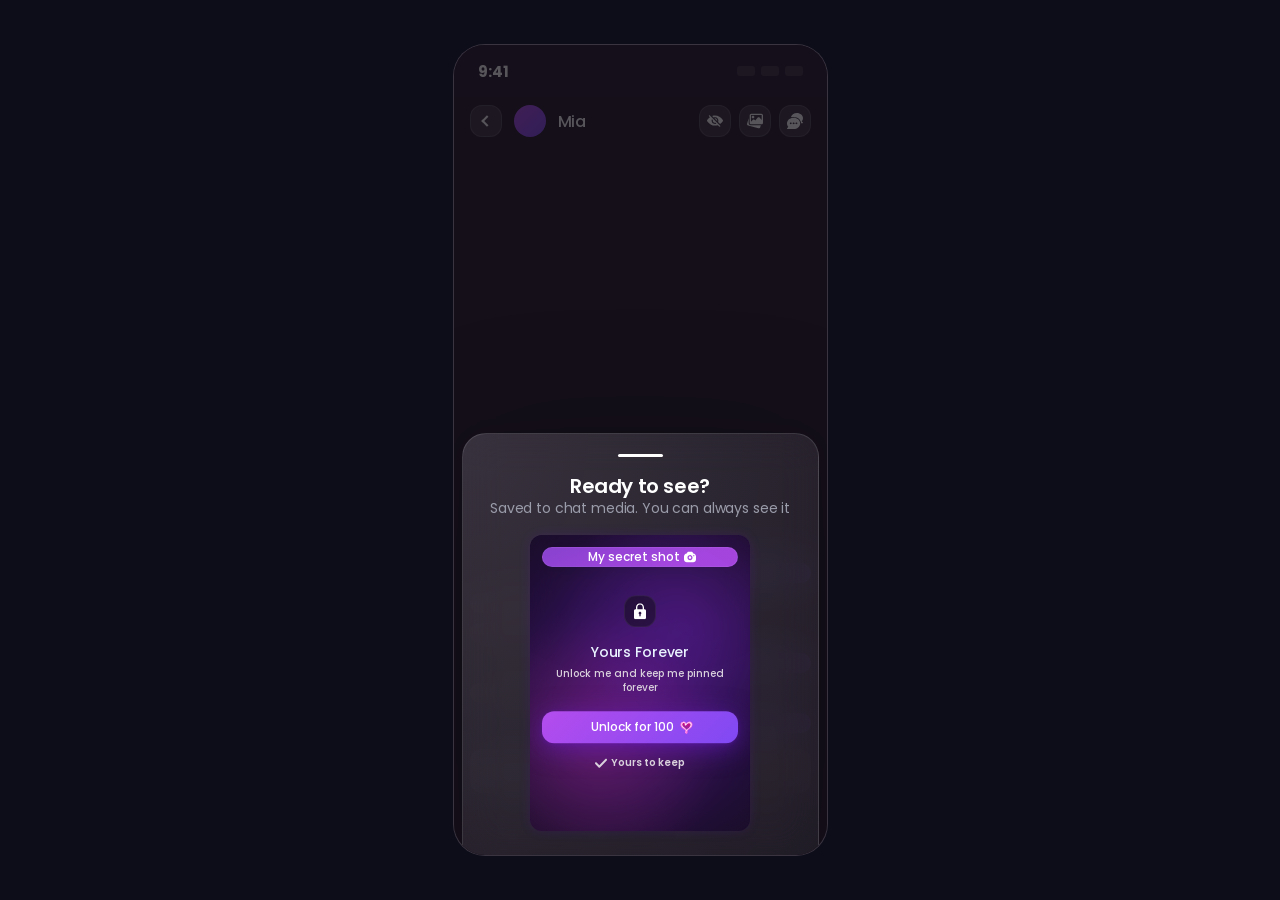
<file: downloads/live-now/content-to-counter.html>
<!doctype html>
<html lang="en">
    <head>
        <meta charset="UTF-8" />
        <meta name="viewport" content="width=device-width, initial-scale=1.0" />
        <title>Content to Counter — Live Now</title>
        <link
            rel="stylesheet"
            href="https://fonts.googleapis.com/css2?family=Poppins:wght@400;500;600&display=swap"
        />
        <style>
            /* === Tokens === */
            :root {
                --ctc-sheet-duration: 300ms;
                --ctc-sheet-collapse: 250ms;
                --ctc-fly-duration: 300ms;
                --ctc-badge-pop: 300ms;
                --ctc-pause-idle: 800ms;
                --ctc-pause-sheet: 2000ms;

                --ctc-bg: #1f1825;
                --ctc-header-bg: #1e1727;
                --ctc-overlay-bg: rgba(17, 12, 21, 0.7);
                --ctc-badge-red: #ea3a40;
                --ctc-accent-from: #b14cee;
                --ctc-accent-to: #8049f3;
                --ctc-btn-bg: rgba(255, 255, 255, 0.12);
                --ctc-btn-border: rgba(255, 255, 255, 0.12);
                --ctc-sheet-border: rgba(255, 255, 255, 0.12);
                --ctc-text-tertiary: #9b9caa;
                --ctc-skel: rgba(255, 255, 255, 0.08);
                --ctc-skel-light: rgba(255, 255, 255, 0.12);
                --ctc-font:
                    "Poppins", -apple-system, BlinkMacSystemFont, "Segoe UI",
                    sans-serif;
            }

            /* === Reset === */
            *,
            *::before,
            *::after {
                margin: 0;
                padding: 0;
                box-sizing: border-box;
            }

            /* @snippet:css */
            /* --- Animation Keyframes --- */
            @keyframes ctc-overlay-in {
                from {
                    opacity: 0;
                }
                to {
                    opacity: 1;
                }
            }
            @keyframes ctc-overlay-out {
                from {
                    opacity: 1;
                }
                to {
                    opacity: 0;
                }
            }
            @keyframes ctc-sheet-in {
                from {
                    transform: translateY(100%);
                }
                to {
                    transform: translateY(0);
                }
            }
            @keyframes ctc-sheet-out {
                from {
                    transform: translateY(0);
                }
                to {
                    transform: translateY(100%);
                }
            }
            @keyframes ctc-fly {
                0% {
                    transform: translate(0, 0) scale(1);
                    opacity: 1;
                }
                70% {
                    opacity: 1;
                }
                100% {
                    transform: var(--ctc-fly-target);
                    opacity: 0;
                }
            }
            @keyframes ctc-badge-pop {
                0% {
                    transform: scale(0);
                }
                60% {
                    transform: scale(1.3);
                }
                80% {
                    transform: scale(0.9);
                }
                100% {
                    transform: scale(1);
                }
            }
            @keyframes ctc-btn-glow {
                0% {
                    box-shadow: 0 0 0 0 rgba(234, 58, 64, 0.4);
                }
                50% {
                    box-shadow: 0 0 12px 4px rgba(234, 58, 64, 0.3);
                }
                100% {
                    box-shadow: 0 0 0 0 rgba(234, 58, 64, 0);
                }
            }

            /* --- Phase: sheet in --- */
            .ctc-root.phase-sheet-in .ctc-overlay {
                animation: ctc-overlay-in 200ms ease-out forwards;
            }
            .ctc-root.phase-sheet-in .ctc-sheet {
                animation: ctc-sheet-in var(--ctc-sheet-duration)
                    cubic-bezier(0.2, 0.9, 0.3, 1) forwards;
            }

            /* --- Phase: collapse --- */
            .ctc-root.phase-collapse .ctc-overlay {
                animation: ctc-overlay-out var(--ctc-sheet-collapse) ease-in
                    forwards;
            }
            .ctc-root.phase-collapse .ctc-sheet {
                animation: ctc-sheet-out var(--ctc-sheet-collapse) ease-in
                    forwards;
            }
            .ctc-root.phase-collapse .ctc-flying-card {
                display: flex;
                animation: ctc-fly var(--ctc-fly-duration) ease-in-out forwards;
            }

            /* --- Phase: badge pop --- */
            .ctc-root.phase-badge-pop .ctc-counter-badge {
                animation: ctc-badge-pop var(--ctc-badge-pop)
                    cubic-bezier(0.2, 0.9, 0.3, 1) forwards;
            }
            .ctc-root.phase-badge-pop .ctc-target-btn {
                animation: ctc-btn-glow 400ms ease-out;
            }

            /* --- Counter badge --- */
            .ctc-counter-badge {
                position: absolute;
                top: -2px;
                right: 37px;
                width: 16px;
                height: 16px;
                background: var(--ctc-badge-red);
                border-radius: 6px;
                display: flex;
                align-items: center;
                justify-content: center;
                font-size: 10px;
                font-weight: 500;
                color: white;
                transform: scale(0);
                pointer-events: none;
            }

            /* --- Overlay --- */
            .ctc-overlay {
                position: absolute;
                inset: 0;
                background: var(--ctc-overlay-bg);
                opacity: 0;
                pointer-events: none;
                z-index: 20;
            }

            /* --- Bottom Sheet --- */
            .ctc-sheet {
                position: absolute;
                bottom: 0;
                left: 8px;
                right: 8px;
                /* height driven by content + padding */
                background: radial-gradient(
                    ellipse at top left,
                    rgba(244, 235, 255, 0.16) 0%,
                    rgba(235, 235, 255, 0.06) 100%
                );
                border-top: 1px solid rgba(255, 255, 255, 0.12);
                border-left: 1px solid rgba(255, 255, 255, 0.12);
                border-right: 1px solid rgba(255, 255, 255, 0.12);
                border-radius: 24px 24px 0 0;
                padding: 20px 16px 24px;
                display: flex;
                flex-direction: column;
                align-items: center;
                gap: 16px;
                z-index: 30;
                transform: translateY(100%);
                backdrop-filter: blur(20px);
                -webkit-backdrop-filter: blur(20px);
                box-shadow:
                    0 0 128px rgba(0, 0, 0, 0.18),
                    0 0 21px rgba(0, 0, 0, 0.09);
            }
            .ctc-sheet-divider {
                width: 45px;
                height: 3px;
                background: white;
                border-radius: 40px;
            }
            .ctc-sheet-header {
                display: flex;
                flex-direction: column;
                align-items: center;
                text-align: center;
            }
            .ctc-sheet-title {
                font-size: 20px;
                font-weight: 600;
                letter-spacing: -0.4px;
                line-height: 1.3;
            }
            .ctc-sheet-subtitle {
                font-size: 14px;
                color: var(--ctc-text-tertiary);
                letter-spacing: -0.14px;
                line-height: 1.4;
            }

            /* --- Photo Card --- */
            .ctc-photo-card,
            .ctc-flying-card {
                width: 220px;
                height: 296px;
                border-radius: 12px;
                background:
                    radial-gradient(
                        circle at 30% 70%,
                        rgba(200, 50, 180, 0.5) 0%,
                        transparent 50%
                    ),
                    radial-gradient(
                        circle at 70% 30%,
                        rgba(120, 40, 200, 0.6) 0%,
                        transparent 50%
                    ),
                    radial-gradient(
                        circle at 50% 50%,
                        rgba(80, 20, 160, 0.8) 0%,
                        rgba(30, 15, 50, 0.95) 100%
                    );
                position: relative;
                overflow: hidden;
                box-shadow: 0 0 12px rgba(128, 0, 255, 0.13);
                flex-shrink: 0;
            }
            .ctc-photo-card::before,
            .ctc-flying-card::before {
                content: "";
                position: absolute;
                inset: 0;
                background: rgba(17, 12, 21, 0.3);
                backdrop-filter: blur(12px);
                -webkit-backdrop-filter: blur(12px);
                border-radius: 12px;
            }
            .ctc-card-tag {
                position: absolute;
                top: 12px;
                left: 12px;
                width: 196px;
                height: 20px;
                border-radius: 36px;
                background: linear-gradient(
                    -21deg,
                    rgba(177, 76, 238, 0.9) 27%,
                    rgba(142, 71, 220, 0.9) 115%
                );
                border: 1px solid rgba(255, 255, 255, 0.06);
                font-size: 12px;
                font-weight: 500;
                display: flex;
                align-items: center;
                justify-content: center;
                gap: 4px;
                padding-left: 12px;
                padding-right: 8px;
                color: white;
                z-index: 1;
                box-shadow:
                    0 0 128px rgba(0, 0, 0, 0.18),
                    0 0 21px rgba(0, 0, 0, 0.09);
            }
            .ctc-card-tag svg {
                width: 12px;
                height: 12px;
                flex-shrink: 0;
            }
            .ctc-card-content {
                position: absolute;
                left: 12px;
                top: 50%;
                transform: translateY(-50%);
                width: 196px;
                display: flex;
                flex-direction: column;
                align-items: center;
                gap: 16px;
                z-index: 1;
            }
            .ctc-card-lock-box {
                width: 32px;
                height: 32px;
                background: rgba(17, 12, 21, 0.5);
                border: 1px solid rgba(255, 255, 255, 0.06);
                border-radius: 12px;
                display: flex;
                align-items: center;
                justify-content: center;
            }
            .ctc-card-lock-box svg {
                width: 16px;
                height: 16px;
            }
            .ctc-card-texts {
                display: flex;
                flex-direction: column;
                gap: 4px;
                align-items: center;
                text-align: center;
                width: 100%;
            }
            .ctc-card-text-main {
                font-size: 14px;
                font-weight: 500;
                color: #e9f2ff;
                letter-spacing: -0.14px;
                line-height: 1.4;
            }
            .ctc-card-text-sub {
                font-size: 10px;
                font-weight: 500;
                color: #d9d1dc;
                line-height: 14px;
            }
            .ctc-card-actions {
                display: flex;
                flex-direction: column;
                gap: 12px;
                align-items: center;
                width: 100%;
            }
            .ctc-card-btn {
                width: 100%;
                height: 32px;
                border-radius: 12px;
                background: linear-gradient(
                    134deg,
                    var(--ctc-accent-from) 7%,
                    var(--ctc-accent-to) 100%
                );
                box-shadow:
                    0 5px 26px rgba(104, 26, 199, 0.61),
                    0 1px 4px rgba(104, 26, 199, 0.31);
                display: flex;
                align-items: center;
                justify-content: center;
                gap: 4px;
                padding-left: 20px;
                padding-right: 16px;
                font-size: 12px;
                font-weight: 500;
                color: white;
            }
            .ctc-card-btn svg {
                width: 16px;
                height: 16px;
                flex-shrink: 0;
            }
            .ctc-card-keep {
                display: flex;
                align-items: center;
                justify-content: center;
                gap: 4px;
                font-size: 10px;
                font-weight: 600;
                color: #d9d1dc;
            }
            .ctc-card-keep svg {
                width: 12px;
                height: 12px;
                flex-shrink: 0;
            }

            /* --- Flying Card (clone for flight) --- */
            .ctc-flying-card {
                position: absolute;
                z-index: 40;
                display: none;
            }
            /* @snippet:end */

            /* === Layout === */
            body {
                background: #0d0d1a;
                font-family: var(--ctc-font);
                display: flex;
                align-items: center;
                justify-content: center;
                min-height: 100vh;
            }

            /* --- Phone frame (375x812 scaled to fit 500px iframe) --- */
            .ctc-root {
                position: relative;
                width: 375px;
                height: 812px;
                background: var(--ctc-bg);
                border-radius: 32px;
                border: 1px solid rgba(255, 255, 255, 0.12);
                overflow: hidden;
                font-family: var(--ctc-font);
                color: white;
                display: flex;
                flex-direction: column;
                transform: scale(var(--ctc-frame-scale, 1));
                transform-origin: top center;
            }

            /* Scale down when inside an iframe (catalog preview is 500px tall) */
            @media (max-height: 600px) {
                :root {
                    --ctc-frame-scale: 0.59;
                }
                body {
                    justify-content: flex-start;
                    align-items: center;
                    padding-top: 8px;
                }
            }

            /* --- Status bar skeleton --- */
            .ctc-status-bar {
                height: 52px;
                background: var(--ctc-header-bg);
                display: flex;
                align-items: center;
                justify-content: space-between;
                padding: 0 24px;
                flex-shrink: 0;
            }
            .ctc-status-time {
                font-size: 15px;
                font-weight: 700;
                color: white;
            }
            .ctc-status-icons {
                display: flex;
                gap: 6px;
            }
            .ctc-status-icons span {
                display: block;
                width: 18px;
                height: 10px;
                background: var(--ctc-skel-light);
                border-radius: 3px;
            }

            /* --- Header (precise) --- */
            .ctc-header {
                display: flex;
                align-items: center;
                justify-content: space-between;
                padding: 8px 16px;
                flex-shrink: 0;
                position: relative;
                z-index: 10;
            }
            .ctc-header-left {
                display: flex;
                align-items: center;
                gap: 12px;
            }
            .ctc-btn-back {
                width: 32px;
                height: 32px;
                background: var(--ctc-btn-bg);
                border: 1px solid var(--ctc-btn-border);
                border-radius: 12px;
                display: flex;
                align-items: center;
                justify-content: center;
            }
            .ctc-btn-back::after {
                content: "";
                display: block;
                width: 8px;
                height: 8px;
                border-left: 2px solid white;
                border-bottom: 2px solid white;
                transform: rotate(45deg);
                margin-left: 2px;
            }
            .ctc-avatar {
                width: 32px;
                height: 32px;
                border-radius: 50%;
                background: linear-gradient(
                    135deg,
                    var(--ctc-accent-from),
                    var(--ctc-accent-to)
                );
                flex-shrink: 0;
            }
            .ctc-name {
                font-size: 16px;
                font-weight: 500;
                letter-spacing: -0.32px;
            }
            .ctc-header-actions {
                display: flex;
                gap: 8px;
                position: relative;
            }
            .ctc-action-btn {
                width: 32px;
                height: 32px;
                background: var(--ctc-btn-bg);
                border: 1px solid var(--ctc-btn-border);
                border-radius: 12px;
                display: flex;
                align-items: center;
                justify-content: center;
            }
            .ctc-action-btn svg {
                width: 16px;
                height: 16px;
            }

            /* --- Chat messages skeletons --- */
            .ctc-messages {
                flex: 1;
                padding: 8px 16px;
                display: flex;
                flex-direction: column;
                gap: 10px;
                justify-content: flex-end;
                overflow: hidden;
            }
            .ctc-msg {
                height: 20px;
                background: var(--ctc-skel);
                border-radius: 10px;
                flex-shrink: 0;
            }
            .ctc-msg--right {
                align-self: flex-end;
            }
            .ctc-msg--left {
                align-self: flex-start;
            }
            .ctc-msg--w60 {
                width: 60%;
            }
            .ctc-msg--w45 {
                width: 45%;
            }
            .ctc-msg--w70 {
                width: 70%;
            }
            .ctc-msg--w50 {
                width: 50%;
            }
            .ctc-msg--w40 {
                width: 40%;
            }
            .ctc-msg--purple {
                background: linear-gradient(
                    113deg,
                    rgba(177, 76, 238, 0.3) 7%,
                    rgba(128, 73, 243, 0.3) 100%
                );
            }

            /* --- Chat input skeleton --- */
            .ctc-input-bar {
                padding: 8px 16px;
                flex-shrink: 0;
            }
            .ctc-input-skel {
                height: 44px;
                background: var(--ctc-skel);
                border-radius: 12px;
            }

            /* --- Tab bar skeleton --- */
            .ctc-tab-bar {
                display: flex;
                justify-content: space-around;
                padding: 10px 16px 16px;
                flex-shrink: 0;
            }
            .ctc-tab-dot {
                width: 28px;
                height: 28px;
                background: var(--ctc-skel);
                border-radius: 50%;
            }
        </style>
    </head>
    <body>
        <div class="ctc-root">
            <!-- Status bar skeleton -->
            <div class="ctc-status-bar">
                <span class="ctc-status-time">9:41</span>
                <div class="ctc-status-icons">
                    <span></span><span></span><span></span>
                </div>
            </div>

            <!-- @snippet:html -->
            <!-- Header (precise) -->
            <div class="ctc-header">
                <div class="ctc-header-left">
                    <div class="ctc-btn-back"></div>
                    <div class="ctc-avatar"></div>
                    <span class="ctc-name">Mia</span>
                </div>
                <div class="ctc-header-actions">
                    <div class="ctc-action-btn">
                        <svg
                            width="16"
                            height="16"
                            viewBox="0 0 18 13"
                            fill="white"
                            xmlns="http://www.w3.org/2000/svg"
                        >
                            <path
                                d="M3.24347 0.1991L3.24101 0.196253C3.17868 0.133671 3.10479 0.0841304 3.02355 0.0504582C2.94231 0.0167861 2.85531 -0.00035787 2.76753 5.66251e-06C2.67974 0.000369195 2.59289 0.0182331 2.51192 0.052577C2.43095 0.0869208 2.35746 0.137072 2.29564 0.200168C2.23382 0.263264 2.18488 0.338068 2.15162 0.420309C2.11836 0.502551 2.10142 0.59062 2.10178 0.679487C2.10251 0.858962 2.17363 1.0308 2.29951 1.15718L3.30746 2.17755C2.08509 3.02504 1.03294 4.09994 0.206973 5.34507C0.072093 5.54666 0 5.78455 0 6.02804C0 6.27152 0.072093 6.50942 0.206973 6.71101C2.31533 9.86998 5.65769 11.7207 9.00006 11.6975C10.0827 11.7015 11.1581 11.5191 12.1804 11.158L13.812 12.8097C13.9377 12.9329 14.1061 13.0012 14.281 13C14.456 12.9988 14.6235 12.9281 14.7475 12.8033C14.8716 12.6784 14.9423 12.5092 14.9444 12.3322C14.9466 12.1551 14.8801 11.9842 14.7591 11.8563L3.24347 0.1991ZM9.00006 9.86073C8.36681 9.86049 7.74372 9.6996 7.18773 9.39276C6.63174 9.08592 6.16057 8.64291 5.8173 8.10422C5.47402 7.56553 5.26959 6.94834 5.22267 6.30905C5.17575 5.66976 5.28784 5.02877 5.54871 4.44464L6.60166 5.51056C6.51684 5.91515 6.53323 6.33477 6.64933 6.73132C6.76544 7.12786 6.97757 7.48875 7.26647 7.78121C7.55536 8.07367 7.91187 8.28842 8.30358 8.40595C8.6953 8.52348 9.10982 8.54007 9.50948 8.45421L10.5624 9.52014C10.0717 9.7454 9.53891 9.86154 9.00006 9.86073Z"
                            />
                            <path
                                d="M17.7931 5.34329C15.6848 2.18253 12.3424 0.331851 9.00006 0.354985C7.91741 0.351015 6.84198 0.533465 5.81977 0.89453L7.43698 2.53167C8.13875 2.21018 8.92063 2.11283 9.67843 2.2526C10.4362 2.39236 11.134 2.76261 11.6786 3.31398C12.2233 3.86536 12.589 4.57169 12.7271 5.33882C12.8652 6.10596 12.769 6.89748 12.4514 7.60788L14.6923 9.87639C15.9149 9.02904 16.9672 7.95412 17.7931 6.70888C17.928 6.50732 18 6.26949 18 6.02608C18 5.78267 17.928 5.54485 17.7931 5.34329Z"
                            />
                            <path
                                d="M9.00006 3.54421C8.82885 3.54423 8.65812 3.56236 8.49064 3.59831L11.3985 6.5416C11.4743 6.17998 11.4694 5.80577 11.384 5.44631C11.2987 5.08686 11.1351 4.75125 10.9053 4.46398C10.6754 4.17671 10.3851 3.94505 10.0554 3.78592C9.72582 3.62679 9.36525 3.54421 9.00006 3.54421Z"
                            />
                        </svg>
                    </div>
                    <div class="ctc-action-btn ctc-target-btn">
                        <svg
                            width="16"
                            height="16"
                            viewBox="0 0 16 14.667"
                            fill="white"
                            xmlns="http://www.w3.org/2000/svg"
                        >
                            <path
                                d="M4.166 11.667C3.099 11.667 2.15 10.983 1.805 9.966L1.782 9.889C1.7 9.62 1.666 9.393 1.666 9.167V4.621L0.049 10.02C-0.159 10.814 0.315 11.637 1.11 11.857L11.419 14.617C11.548 14.651 11.676 14.667 11.803 14.667C12.467 14.667 13.074 14.226 13.244 13.577L13.844 11.667H4.166Z"
                            />
                            <path
                                d="M6 4.667C6.735 4.667 7.333 4.069 7.333 3.333C7.333 2.598 6.735 2 6 2C5.264 2 4.666 2.598 4.666 3.333C4.666 4.069 5.264 4.667 6 4.667Z"
                            />
                            <path
                                d="M14.333 0H4.333C3.414 0 2.666 0.748 2.666 1.667V9C2.666 9.919 3.414 10.667 4.333 10.667H14.333C15.252 10.667 16 9.919 16 9V1.667C16 0.748 15.252 0 14.333 0ZM4.333 1.333H14.333C14.517 1.333 14.666 1.483 14.666 1.667V6.399L12.56 3.942C12.337 3.68 12.014 3.54 11.666 3.532C11.321 3.534 10.997 3.687 10.776 3.953L8.3 6.925L7.493 6.12C7.037 5.664 6.295 5.664 5.84 6.12L4 7.959V1.667C4 1.483 4.149 1.333 4.333 1.333Z"
                            />
                        </svg>
                    </div>
                    <div class="ctc-action-btn">
                        <svg
                            width="16"
                            height="16"
                            viewBox="0 0 12.8 12.8"
                            fill="white"
                            xmlns="http://www.w3.org/2000/svg"
                        >
                            <path
                                d="M5.275 3.875C2.38 3.875 0 5.865 0 8.312C0 9.291 0.379 10.285 1.075 11.055L0.093 12.178C-0.004 12.289 -0.027 12.446 0.034 12.58C0.095 12.714 0.228 12.8 0.375 12.8H5.65C7.787 12.8 10.55 10.959 10.55 8.312C10.55 5.865 8.17 3.875 5.275 3.875ZM3 9C2.587 9 2.25 8.663 2.25 8.25C2.25 7.836 2.587 7.5 3 7.5C3.413 7.5 3.75 7.836 3.75 8.25C3.75 8.663 3.413 9 3 9ZM5.275 9C4.861 9 4.525 8.663 4.525 8.25C4.525 7.836 4.861 7.5 5.275 7.5C5.688 7.5 6.025 7.836 6.025 8.25C6.025 8.663 5.688 9 5.275 9ZM7.55 9C7.136 9 6.8 8.663 6.8 8.25C6.8 7.836 7.136 7.5 7.55 7.5C7.963 7.5 8.3 7.836 8.3 8.25C8.3 8.663 7.963 9 7.55 9Z"
                            />
                            <path
                                d="M12.709 7.631L11.826 6.6C12.457 5.889 12.8 5.022 12.8 4.125C12.8 1.85 10.613 0 7.925 0C5.494 0 3.429 1.515 3.065 3.486C3.743 3.256 4.503 3.125 5.275 3.125C8.559 3.125 11.257 5.418 11.296 8.25H12.425C12.745 8.25 12.917 7.873 12.709 7.631Z"
                            />
                        </svg>
                    </div>
                    <div class="ctc-counter-badge">1</div>
                </div>
            </div>

            <!-- Chat messages skeletons -->
            <div class="ctc-messages">
                <div
                    class="ctc-msg ctc-msg--right ctc-msg--w45 ctc-msg--purple"
                ></div>
                <div class="ctc-msg ctc-msg--left ctc-msg--w70"></div>
                <div class="ctc-msg ctc-msg--left ctc-msg--w60"></div>
                <div
                    class="ctc-msg ctc-msg--right ctc-msg--w40 ctc-msg--purple"
                ></div>
                <div class="ctc-msg ctc-msg--left ctc-msg--w50"></div>
                <div
                    class="ctc-msg ctc-msg--right ctc-msg--w45 ctc-msg--purple"
                ></div>
            </div>

            <!-- Overlay -->
            <div class="ctc-overlay"></div>

            <!-- Bottom Sheet -->
            <div class="ctc-sheet">
                <div class="ctc-sheet-divider"></div>
                <div class="ctc-sheet-header">
                    <div class="ctc-sheet-title">Ready to see?</div>
                    <div class="ctc-sheet-subtitle">
                        Saved to chat media. You can always see it
                    </div>
                </div>
                <div class="ctc-photo-card">
                    <div class="ctc-card-tag">
                        My secret shot
                        <svg
                            width="12"
                            height="12"
                            viewBox="0 0 10.8 9.6"
                            fill="white"
                        >
                            <path
                                d="M6.537 5.365C6.537 5.588 6.47 5.806 6.345 5.992C6.22 6.178 6.043 6.323 5.835 6.408C5.627 6.494 5.399 6.516 5.178 6.472C4.958 6.429 4.755 6.321 4.596 6.163C4.437 6.005 4.329 5.804 4.285 5.585C4.241 5.366 4.264 5.139 4.35 4.933C4.436 4.726 4.581 4.55 4.768 4.426C4.955 4.302 5.175 4.235 5.4 4.235C5.701 4.236 5.99 4.355 6.203 4.567C6.416 4.779 6.536 5.065 6.537 5.365ZM10.8 4.235V7.059C10.799 7.732 10.529 8.378 10.05 8.855C9.57 9.331 8.92 9.599 8.242 9.6H2.558C1.88 9.599 1.23 9.331 0.75 8.855C0.271 8.378 0.001 7.732 0 7.059V4.235C0 3.588 0.249 2.965 0.696 2.494C1.143 2.023 1.754 1.739 2.404 1.7L3.121 0.627C3.251 0.434 3.427 0.276 3.633 0.167C3.839 0.058 4.069 0 4.303 0H6.497C6.731 0 6.961 0.058 7.167 0.167C7.373 0.276 7.549 0.434 7.679 0.627L8.396 1.7C9.046 1.739 9.657 2.023 10.104 2.494C10.551 2.965 10.8 3.588 10.8 4.235ZM7.674 5.365C7.674 4.918 7.54 4.481 7.29 4.11C7.041 3.738 6.686 3.449 6.27 3.278C5.855 3.107 5.397 3.062 4.956 3.149C4.515 3.236 4.11 3.452 3.792 3.768C3.474 4.083 3.258 4.486 3.17 4.924C3.082 5.362 3.127 5.816 3.299 6.229C3.471 6.642 3.763 6.995 4.137 7.243C4.511 7.491 4.95 7.624 5.4 7.624C5.698 7.624 5.994 7.565 6.27 7.452C6.546 7.338 6.797 7.172 7.008 6.962C7.219 6.752 7.387 6.503 7.501 6.229C7.615 5.955 7.674 5.661 7.674 5.365ZM9.379 3.671C9.379 3.559 9.346 3.45 9.283 3.357C9.221 3.264 9.132 3.192 9.028 3.149C8.924 3.106 8.81 3.095 8.7 3.117C8.589 3.139 8.488 3.192 8.409 3.271C8.329 3.35 8.275 3.451 8.253 3.56C8.231 3.67 8.242 3.784 8.285 3.887C8.328 3.99 8.401 4.078 8.495 4.14C8.588 4.202 8.698 4.235 8.811 4.235C8.961 4.235 9.105 4.175 9.212 4.069C9.318 3.964 9.378 3.82 9.379 3.671Z"
                            />
                        </svg>
                    </div>
                    <div class="ctc-card-content">
                        <div class="ctc-card-lock-box">
                            <svg
                                width="16"
                                height="16"
                                viewBox="0 0 10.8 14.4"
                                fill="white"
                            >
                                <path
                                    d="M9.45 5.4H9V3.6C9 1.6146 7.3854 0 5.4 0C3.4146 0 1.8 1.6146 1.8 3.6V5.4H1.35C0.606 5.4 0 6.0054 0 6.75V13.05C0 13.7946 0.606 14.4 1.35 14.4H9.45C10.194 14.4 10.8 13.7946 10.8 13.05V6.75C10.8 6.0054 10.194 5.4 9.45 5.4ZM3 3.6C3 2.2764 4.0764 1.2 5.4 1.2C6.7236 1.2 7.8 2.2764 7.8 3.6V5.4H3V3.6ZM6 10.0332V11.4C6 11.7312 5.7318 12 5.4 12C5.0682 12 4.8 11.7312 4.8 11.4V10.0332C4.443 9.825 4.2 9.4422 4.2 9C4.2 8.3382 4.7382 7.8 5.4 7.8C6.0618 7.8 6.6 8.3382 6.6 9C6.6 9.4422 6.357 9.825 6 10.0332Z"
                                />
                            </svg>
                        </div>
                        <div class="ctc-card-texts">
                            <div class="ctc-card-text-main">Yours Forever</div>
                            <div class="ctc-card-text-sub">
                                Unlock me and keep me pinned forever
                            </div>
                        </div>
                        <div class="ctc-card-actions">
                            <div class="ctc-card-btn">
                                Unlock for 100
                                <img
                                    src="assets/hearts-small.svg"
                                    width="16"
                                    height="16"
                                    alt=""
                                    style="flex-shrink: 0"
                                />
                            </div>
                            <div class="ctc-card-keep">
                                <svg
                                    width="12"
                                    height="12"
                                    viewBox="0 0 9.6 7.2"
                                    fill="#d9d1dc"
                                >
                                    <path
                                        d="M9.377 0.232C9.08-0.078 8.598-0.077 8.3 0.232L3.454 5.284L1.3 3.039C1.003 2.729 0.52 2.729 0.223 3.039C-0.074 3.349-0.074 3.851 0.223 4.161L2.915 6.967C3.064 7.122 3.259 7.2 3.454 7.2C3.649 7.2 3.844 7.123 3.992 6.967L9.377 1.355C9.674 1.045 9.674 0.542 9.377 0.232Z"
                                    />
                                </svg>
                                Yours to keep
                            </div>
                        </div>
                    </div>
                </div>
            </div>

            <!-- Flying card (clone for flight animation) -->
            <div class="ctc-flying-card">
                <div class="ctc-card-tag">
                    My secret shot
                    <svg
                        width="12"
                        height="12"
                        viewBox="0 0 10.8 9.6"
                        fill="white"
                    >
                        <path
                            d="M6.537 5.365C6.537 5.588 6.47 5.806 6.345 5.992C6.22 6.178 6.043 6.323 5.835 6.408C5.627 6.494 5.399 6.516 5.178 6.472C4.958 6.429 4.755 6.321 4.596 6.163C4.437 6.005 4.329 5.804 4.285 5.585C4.241 5.366 4.264 5.139 4.35 4.933C4.436 4.726 4.581 4.55 4.768 4.426C4.955 4.302 5.175 4.235 5.4 4.235C5.701 4.236 5.99 4.355 6.203 4.567C6.416 4.779 6.536 5.065 6.537 5.365ZM10.8 4.235V7.059C10.799 7.732 10.529 8.378 10.05 8.855C9.57 9.331 8.92 9.599 8.242 9.6H2.558C1.88 9.599 1.23 9.331 0.75 8.855C0.271 8.378 0.001 7.732 0 7.059V4.235C0 3.588 0.249 2.965 0.696 2.494C1.143 2.023 1.754 1.739 2.404 1.7L3.121 0.627C3.251 0.434 3.427 0.276 3.633 0.167C3.839 0.058 4.069 0 4.303 0H6.497C6.731 0 6.961 0.058 7.167 0.167C7.373 0.276 7.549 0.434 7.679 0.627L8.396 1.7C9.046 1.739 9.657 2.023 10.104 2.494C10.551 2.965 10.8 3.588 10.8 4.235ZM7.674 5.365C7.674 4.918 7.54 4.481 7.29 4.11C7.041 3.738 6.686 3.449 6.27 3.278C5.855 3.107 5.397 3.062 4.956 3.149C4.515 3.236 4.11 3.452 3.792 3.768C3.474 4.083 3.258 4.486 3.17 4.924C3.082 5.362 3.127 5.816 3.299 6.229C3.471 6.642 3.763 6.995 4.137 7.243C4.511 7.491 4.95 7.624 5.4 7.624C5.698 7.624 5.994 7.565 6.27 7.452C6.546 7.338 6.797 7.172 7.008 6.962C7.219 6.752 7.387 6.503 7.501 6.229C7.615 5.955 7.674 5.661 7.674 5.365ZM9.379 3.671C9.379 3.559 9.346 3.45 9.283 3.357C9.221 3.264 9.132 3.192 9.028 3.149C8.924 3.106 8.81 3.095 8.7 3.117C8.589 3.139 8.488 3.192 8.409 3.271C8.329 3.35 8.275 3.451 8.253 3.56C8.231 3.67 8.242 3.784 8.285 3.887C8.328 3.99 8.401 4.078 8.495 4.14C8.588 4.202 8.698 4.235 8.811 4.235C8.961 4.235 9.105 4.175 9.212 4.069C9.318 3.964 9.378 3.82 9.379 3.671Z"
                        />
                    </svg>
                </div>
                <div class="ctc-card-content">
                    <div class="ctc-card-lock-box">
                        <svg
                            width="16"
                            height="16"
                            viewBox="0 0 10.8 14.4"
                            fill="white"
                        >
                            <path
                                d="M9.45 5.4H9V3.6C9 1.6146 7.3854 0 5.4 0C3.4146 0 1.8 1.6146 1.8 3.6V5.4H1.35C0.606 5.4 0 6.0054 0 6.75V13.05C0 13.7946 0.606 14.4 1.35 14.4H9.45C10.194 14.4 10.8 13.7946 10.8 13.05V6.75C10.8 6.0054 10.194 5.4 9.45 5.4ZM3 3.6C3 2.2764 4.0764 1.2 5.4 1.2C6.7236 1.2 7.8 2.2764 7.8 3.6V5.4H3V3.6ZM6 10.0332V11.4C6 11.7312 5.7318 12 5.4 12C5.0682 12 4.8 11.7312 4.8 11.4V10.0332C4.443 9.825 4.2 9.4422 4.2 9C4.2 8.3382 4.7382 7.8 5.4 7.8C6.0618 7.8 6.6 8.3382 6.6 9C6.6 9.4422 6.357 9.825 6 10.0332Z"
                            />
                        </svg>
                    </div>
                    <div class="ctc-card-texts">
                        <div class="ctc-card-text-main">Yours Forever</div>
                        <div class="ctc-card-text-sub">
                            Unlock me and keep me pinned forever
                        </div>
                    </div>
                    <div class="ctc-card-actions">
                        <div class="ctc-card-btn">
                            Unlock for 100
                            <img
                                src="assets/hearts-small.svg"
                                width="16"
                                height="16"
                                alt=""
                                style="flex-shrink: 0"
                            />
                        </div>
                        <div class="ctc-card-keep">
                            <svg
                                width="12"
                                height="12"
                                viewBox="0 0 9.6 7.2"
                                fill="#d9d1dc"
                            >
                                <path
                                    d="M9.377 0.232C9.08-0.078 8.598-0.077 8.3 0.232L3.454 5.284L1.3 3.039C1.003 2.729 0.52 2.729 0.223 3.039C-0.074 3.349-0.074 3.851 0.223 4.161L2.915 6.967C3.064 7.122 3.259 7.2 3.454 7.2C3.649 7.2 3.844 7.123 3.992 6.967L9.377 1.355C9.674 1.045 9.674 0.542 9.377 0.232Z"
                                />
                            </svg>
                            Yours to keep
                        </div>
                    </div>
                </div>
            </div>
            <!-- @snippet:end -->

            <!-- Chat input skeleton -->
            <div class="ctc-input-bar"><div class="ctc-input-skel"></div></div>

            <!-- Tab bar skeleton -->
            <div class="ctc-tab-bar">
                <div class="ctc-tab-dot"></div>
                <div class="ctc-tab-dot"></div>
                <div class="ctc-tab-dot"></div>
                <div class="ctc-tab-dot"></div>
            </div>
        </div>

        <script>
            /* @snippet:js */
            (function () {
                var root = document.querySelector(".ctc-root");
                if (!root) return;

                var flyCard = root.querySelector(".ctc-flying-card");
                var photoCard = root.querySelector(".ctc-photo-card");
                var targetBtn = root.querySelector(".ctc-target-btn");

                // Read timing from CSS variables (keeps JS in sync with CSS)
                var style = getComputedStyle(root);
                var ms = function (prop) {
                    return parseFloat(style.getPropertyValue(prop)) || 0;
                };
                var PAUSE_IDLE = ms("--ctc-pause-idle");
                var SHEET_IN = ms("--ctc-sheet-duration");
                var PAUSE_SHEET = ms("--ctc-pause-sheet");
                var FLY_DURATION = ms("--ctc-fly-duration");

                function computeFlyTarget() {
                    var cardRect = photoCard.getBoundingClientRect();
                    var btnRect = targetBtn.getBoundingClientRect();
                    var dx =
                        btnRect.left +
                        btnRect.width / 2 -
                        (cardRect.left + cardRect.width / 2);
                    var dy =
                        btnRect.top +
                        btnRect.height / 2 -
                        (cardRect.top + cardRect.height / 2);
                    var scale = btnRect.width / cardRect.width;
                    root.style.setProperty(
                        "--ctc-fly-target",
                        "translate(" +
                            dx +
                            "px, " +
                            dy +
                            "px) scale(" +
                            scale.toFixed(3) +
                            ")",
                    );
                }

                function positionFlyCard() {
                    var rootRect = root.getBoundingClientRect();
                    var cardRect = photoCard.getBoundingClientRect();
                    flyCard.style.left = cardRect.left - rootRect.left + "px";
                    flyCard.style.top = cardRect.top - rootRect.top + "px";
                    flyCard.style.width = cardRect.width + "px";
                    flyCard.style.height = cardRect.height + "px";
                }

                // Phase 2: sheet appears
                setTimeout(function () {
                    root.classList.add("phase-sheet-in");
                }, PAUSE_IDLE);

                // Phase 4: collapse + fly
                // Compute positions BEFORE removing phase-sheet-in (card must be visible)
                setTimeout(
                    function () {
                        computeFlyTarget();
                        positionFlyCard();
                        requestAnimationFrame(function () {
                            root.classList.remove("phase-sheet-in");
                            root.classList.add("phase-collapse");
                        });
                    },
                    PAUSE_IDLE + SHEET_IN + PAUSE_SHEET,
                );

                // Phase 5: badge pop
                setTimeout(
                    function () {
                        root.classList.remove("phase-collapse");
                        root.classList.add("phase-badge-pop");
                    },
                    PAUSE_IDLE + SHEET_IN + PAUSE_SHEET + FLY_DURATION,
                );
            })();
            /* @snippet:end */
        </script>
    </body>
</html>
</file>
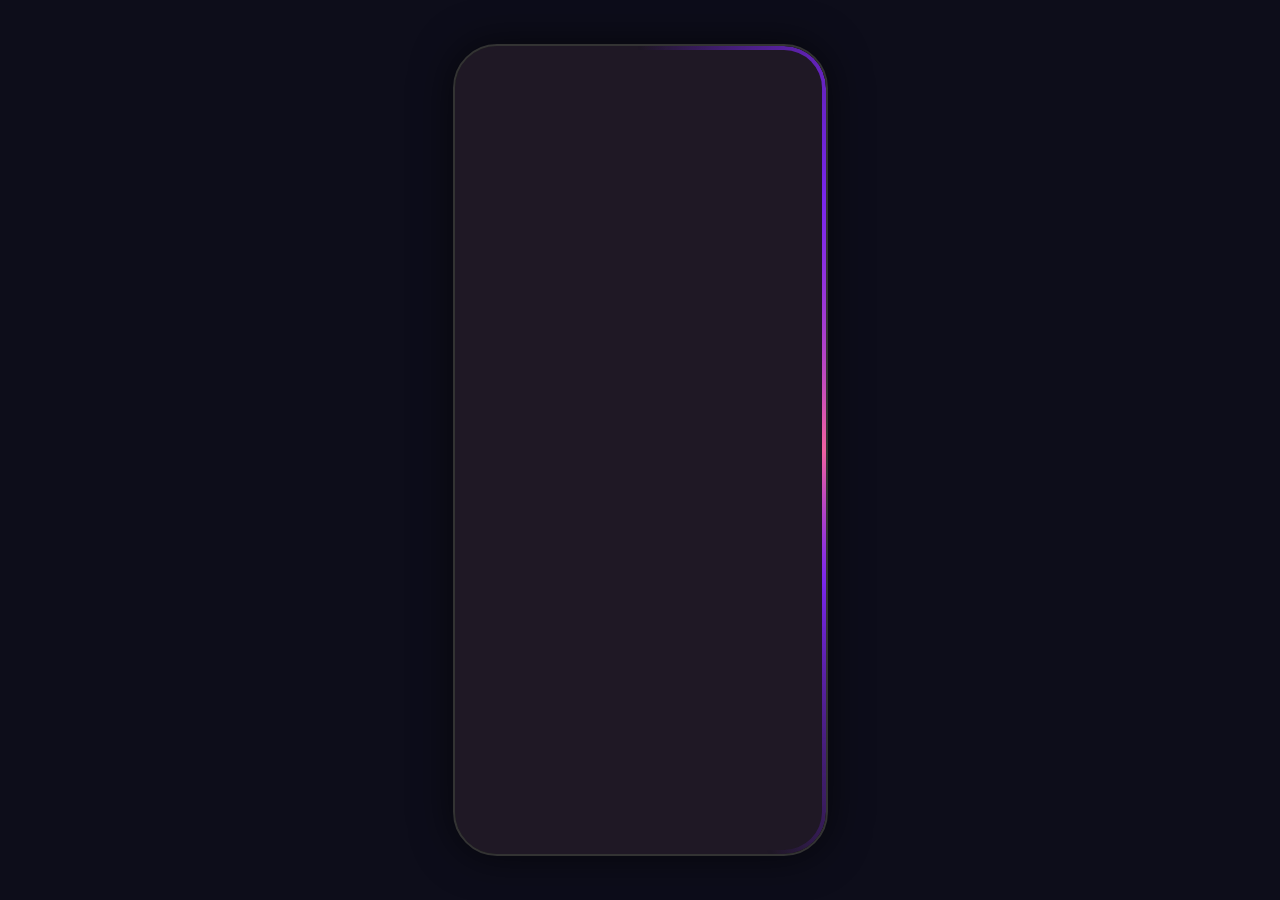
<file: downloads/live-now/video-shimmer-border.html>
<!doctype html>
<html lang="en">
    <head>
        <meta charset="UTF-8" />
        <meta name="viewport" content="width=device-width, initial-scale=1.0" />
        <title>Video Shimmer Border — Live Now</title>
        <style>
            /* === Reset === */
            *,
            *::before,
            *::after {
                margin: 0;
                padding: 0;
                box-sizing: border-box;
            }

            /* @snippet:css */
            @property --shimmer-angle {
                syntax: "<angle>";
                initial-value: 0deg;
                inherits: false;
            }

            :root {
                --shimmer-speed: 1.5s;
                --shimmer-size: 4px;
            }

            @keyframes shimmer-rotate {
                to {
                    --shimmer-angle: 360deg;
                }
            }

            /* === Phone Frame === */
            .vsb-phone {
                width: 375px;
                height: 812px;
                border-radius: 44px;
                background: #1a1a1a;
                border: 2px solid #333;
                padding: 0;
                position: relative;
                overflow: hidden;
                box-shadow:
                    0 0 40px rgba(0, 0, 0, 0.6),
                    inset 0 0 0 1px rgba(255, 255, 255, 0.05);
            }

            /* === Shimmer Border === */
            .vsb-root {
                position: absolute;
                inset: 0;
            }

            .vsb-video {
                position: absolute;
                inset: 0;
                border-radius: 42px;
                overflow: hidden;
                background: #1f1825;
            }

            .vsb-shimmer {
                position: absolute;
                inset: 0;
                border-radius: 42px;
                z-index: 2;
                padding: var(--shimmer-size, 4px);
                background: conic-gradient(
                    from var(--shimmer-angle),
                    transparent 0%,
                    #7a27ec 10%,
                    #f162a0 25%,
                    #7a27ec 35%,
                    transparent 45%,
                    transparent 100%
                );
                animation: shimmer-rotate var(--shimmer-speed) linear infinite;
                -webkit-mask:
                    linear-gradient(#000 0 0) content-box,
                    linear-gradient(#000 0 0);
                -webkit-mask-composite: xor;
                mask:
                    linear-gradient(#000 0 0) content-box,
                    linear-gradient(#000 0 0);
                mask-composite: exclude;
                pointer-events: none;
            }

            .vsb-shimmer::after {
                content: "";
                position: absolute;
                inset: -4px;
                border-radius: 46px;
                padding: var(--shimmer-size, 4px);
                background: conic-gradient(
                    from var(--shimmer-angle),
                    transparent 0%,
                    #7a27ec 10%,
                    #f162a0 25%,
                    #7a27ec 35%,
                    transparent 45%,
                    transparent 100%
                );
                opacity: 0.4;
                filter: blur(12px);
                z-index: -1;
            }

            .vsb-video video {
                width: 100%;
                height: 100%;
                object-fit: cover;
            }

            .vsb-overlay {
                position: absolute;
                inset: 0;
                border-radius: 42px;
                background: linear-gradient(
                    to bottom,
                    rgba(31, 24, 37, 0.4) 0%,
                    transparent 25%,
                    transparent 75%,
                    rgba(31, 24, 37, 0.7) 100%
                );
                pointer-events: none;
            }
            /* @snippet:end */

            /* === Layout === */
            body {
                background: #0d0d1a;
                display: flex;
                align-items: center;
                justify-content: center;
                min-height: 100vh;
            }
        </style>
    </head>
    <body>
        <div class="vsb-phone">
            <!-- @snippet:html -->
            <div class="vsb-root">
                <div class="vsb-video">
                    <video
                        src="idle.mp4"
                        loop
                        muted
                        autoplay
                        playsinline
                    ></video>
                    <div class="vsb-overlay"></div>
                </div>
                <div class="vsb-shimmer"></div>
            </div>
            <!-- @snippet:end -->
        </div>
    </body>
</html>
</file>
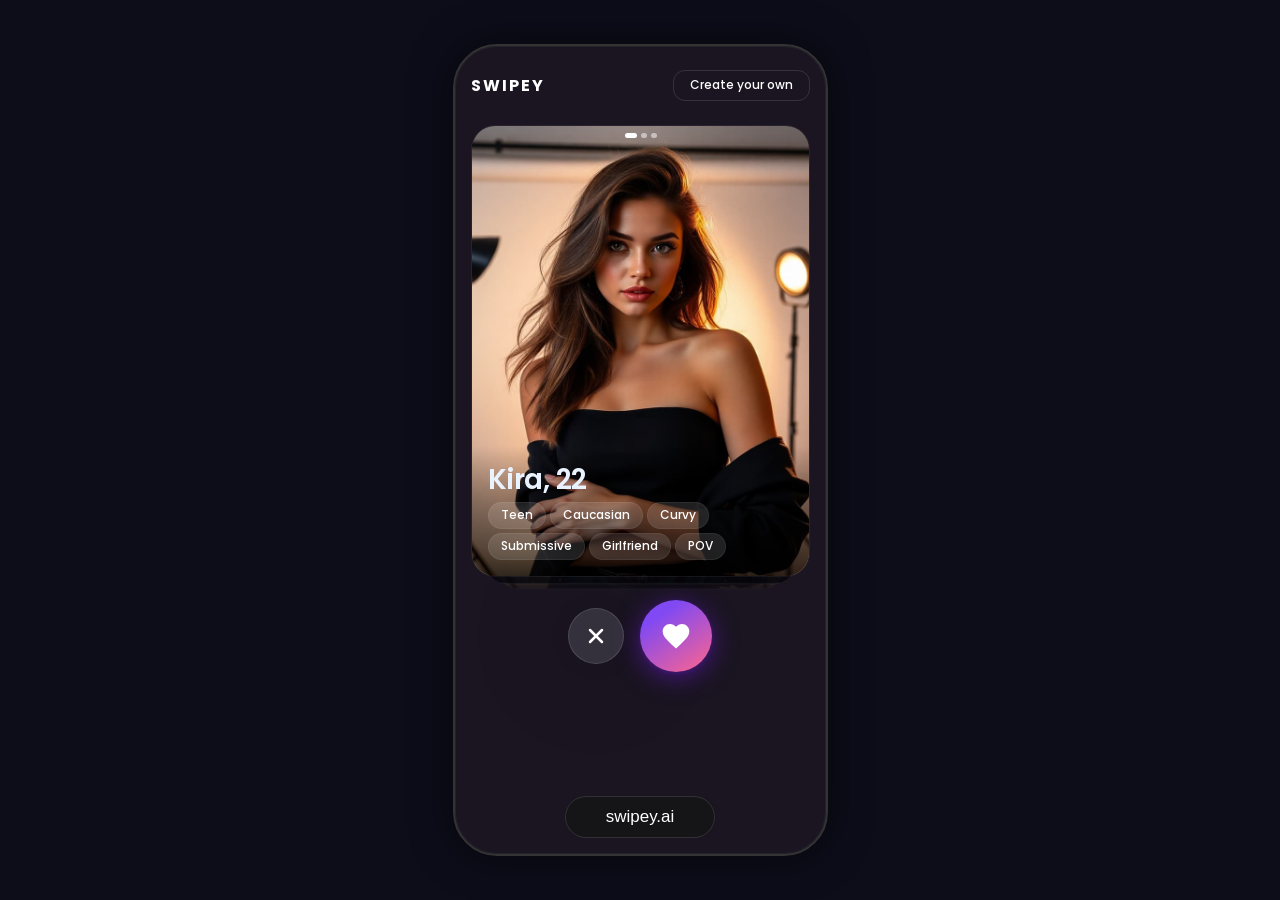
<file: downloads/swipey-tin/card-swipe.html>
<!DOCTYPE html>
<html lang="en">
<head>
  <meta charset="UTF-8">
  <meta name="viewport" content="width=device-width, initial-scale=1.0">
  <title>Card Swipe — SwipeyTin</title>
  <link rel="stylesheet" href="https://fonts.googleapis.com/css2?family=Poppins:wght@400;500;600;700&display=swap">
  <style>
    /* === Tokens === */
    :root {
      --st-bg: #1a1521;
      --st-card-radius: 24px;
      --st-accent-from: #b14cee;
      --st-accent-to: #8049f3;
      --st-pink: #f16298;
      --st-text: #e9f2ff;
      --st-text-secondary: rgba(255,255,255,0.6);
      --st-glass: rgba(255,255,255,0.12);
      --st-glass-border: rgba(255,255,255,0.06);
      --st-font: 'Poppins', -apple-system, BlinkMacSystemFont, 'Segoe UI', sans-serif;
    }

    /* === Reset === */
    *, *::before, *::after { margin: 0; padding: 0; box-sizing: border-box; }

    /* @snippet:css */
    :root {
      --swipe-duration: 0.45s;
      --swipe-throw: 150%;
      --swipe-rotate: 25deg;
      --stamp-duration: 0.25s;
      --rise-duration: 0.35s;
    }

    /* ---- Swipe out ---- */
    @keyframes swipe-right {
      0%   { transform: translateX(0) rotate(0deg); opacity: 1; }
      100% { transform: translateX(var(--swipe-throw)) rotate(var(--swipe-rotate)); opacity: 0; }
    }
    @keyframes swipe-left {
      0%   { transform: translateX(0) rotate(0deg); opacity: 1; }
      100% { transform: translateX(calc(var(--swipe-throw) * -1)) rotate(calc(var(--swipe-rotate) * -1)); opacity: 0; }
    }

    /* ---- Stamp flash ---- */
    @keyframes stamp-in {
      0%   { transform: scale(2.5) rotate(var(--stamp-rotate)); opacity: 0; }
      60%  { transform: scale(0.9) rotate(var(--stamp-rotate)); opacity: 1; }
      100% { transform: scale(1) rotate(var(--stamp-rotate)); opacity: 1; }
    }

    /* ---- Next card rises ---- */
    @keyframes card-rise {
      0%   { transform: scale(0.92) translateY(16px); opacity: 0.7; }
      100% { transform: scale(1) translateY(0); opacity: 1; }
    }

    /* ---- Card container ---- */
    .st-stack {
      position: relative;
      width: 100%;
      aspect-ratio: 343 / 457;
      perspective: 800px;
    }

    .st-card {
      position: absolute;
      inset: 0;
      border-radius: var(--st-card-radius);
      overflow: hidden;
      cursor: grab;
      user-select: none;
      touch-action: none;
      transform-origin: 50% 80%;
      will-change: transform;
      border: 1px solid var(--st-glass-border);
    }
    .st-card:active { cursor: grabbing; }

    .st-card.behind {
      transform: scale(0.92) translateY(16px);
      opacity: 0.7;
      pointer-events: none;
    }
    .st-card.far-behind {
      transform: scale(0.84) translateY(32px);
      opacity: 0.4;
      pointer-events: none;
    }

    /* ---- Swipe animation classes ---- */
    .st-card.swiping-right {
      animation: swipe-right var(--swipe-duration) cubic-bezier(0.4, 0, 0.2, 1) forwards;
      pointer-events: none;
    }
    .st-card.swiping-left {
      animation: swipe-left var(--swipe-duration) cubic-bezier(0.4, 0, 0.2, 1) forwards;
      pointer-events: none;
    }
    .st-card.rising {
      animation: card-rise var(--rise-duration) cubic-bezier(0.2, 0.9, 0.3, 1) forwards;
    }

    /* ---- Card content ---- */
    .st-card-img {
      width: 100%;
      height: 100%;
      object-fit: cover;
      display: block;
      pointer-events: none;
    }

    .st-card-info {
      position: absolute;
      bottom: 0;
      left: 0;
      right: 0;
      padding: 16px;
      background: linear-gradient(to bottom, rgba(0,0,0,0) 0%, rgba(0,0,0,0.8) 100%);
      pointer-events: none;
    }

    .st-card-name {
      font-family: var(--st-font);
      font-size: 28px;
      font-weight: 600;
      color: var(--st-text);
      letter-spacing: -0.56px;
      line-height: 1.3;
    }

    .st-card-tags {
      display: flex;
      flex-wrap: wrap;
      gap: 4px;
      margin-top: 4px;
    }

    .st-tag {
      font-family: var(--st-font);
      font-size: 12px;
      font-weight: 500;
      color: white;
      background: var(--st-glass);
      border: 1px solid var(--st-glass-border);
      border-radius: 36px;
      padding: 4px 12px;
      line-height: 1.4;
    }

    /* ---- Stamp overlays ---- */
    .st-stamp {
      position: absolute;
      top: 60px;
      font-family: var(--st-font);
      font-size: 42px;
      font-weight: 700;
      letter-spacing: 4px;
      padding: 8px 20px;
      border-radius: 12px;
      border: 4px solid;
      opacity: 0;
      pointer-events: none;
      z-index: 10;
    }
    .st-stamp-like {
      --stamp-rotate: -20deg;
      left: 20px;
      color: #4ade80;
      border-color: #4ade80;
      transform: rotate(-20deg);
    }
    .st-stamp-nope {
      --stamp-rotate: 20deg;
      right: 20px;
      color: #f87171;
      border-color: #f87171;
      transform: rotate(20deg);
    }
    .st-stamp.visible {
      animation: stamp-in var(--stamp-duration) cubic-bezier(0.2, 0.9, 0.3, 1) forwards;
    }

    /* ---- Drag hint overlays ---- */
    .st-hint {
      position: absolute;
      top: 60px;
      font-family: var(--st-font);
      font-size: 42px;
      font-weight: 700;
      letter-spacing: 4px;
      padding: 8px 20px;
      border-radius: 12px;
      border: 4px solid;
      opacity: 0;
      pointer-events: none;
      z-index: 10;
      transition: opacity 0.15s ease;
    }
    .st-hint-like {
      left: 20px;
      color: #4ade80;
      border-color: #4ade80;
      transform: rotate(-20deg);
    }
    .st-hint-nope {
      right: 20px;
      color: #f87171;
      border-color: #f87171;
      transform: rotate(20deg);
    }

    /* ---- Action buttons ---- */
    .st-actions {
      display: flex;
      gap: 16px;
      align-items: center;
      justify-content: center;
    }

    .st-btn {
      border: none;
      cursor: pointer;
      display: flex;
      align-items: center;
      justify-content: center;
      transition: transform 0.15s ease, box-shadow 0.15s ease;
    }
    .st-btn:active { transform: scale(0.92); }

    .st-btn-dislike {
      width: 56px;
      height: 56px;
      border-radius: 99px;
      background: var(--st-glass);
      border: 1px solid var(--st-glass);
      box-shadow: 0 0 128px rgba(0,0,0,0.18), 0 0 21px rgba(0,0,0,0.09);
    }
    .st-btn-dislike svg { width: 24px; height: 24px; }

    .st-btn-like {
      width: 72px;
      height: 72px;
      border-radius: 99px;
      background: linear-gradient(-34deg, var(--st-pink) 9%, var(--st-accent-to) 77%);
      box-shadow: 0 5px 26px rgba(104,26,199,0.61), 0 1px 4px rgba(104,26,199,0.31);
    }
    .st-btn-like svg { width: 32px; height: 32px; }

    /* ---- Nav dots ---- */
    .st-dots {
      position: absolute;
      top: 7px;
      left: 50%;
      transform: translateX(-50%);
      display: flex;
      gap: 4px;
      z-index: 5;
    }
    .st-dot {
      width: 6px;
      height: 5px;
      border-radius: 3px;
      background: rgba(255,255,255,0.5);
    }
    .st-dot.active {
      background: white;
      width: 12px;
    }
    /* @snippet:end */

    /* === Phone Frame === */
    .st-phone {
      width: 375px;
      height: 812px;
      border-radius: 44px;
      background: var(--st-bg);
      border: 2px solid #333;
      overflow: hidden;
      position: relative;
      display: flex;
      flex-direction: column;
      box-shadow:
        0 0 40px rgba(0,0,0,0.6),
        inset 0 0 0 1px rgba(255,255,255,0.05);
    }

    /* === Layout === */
    body {
      background: #0d0d1a;
      display: flex;
      align-items: center;
      justify-content: center;
      min-height: 100vh;
      font-family: var(--st-font);
    }

    .st-topnav {
      display: flex;
      align-items: center;
      justify-content: space-between;
      padding: 24px 16px;
      flex-shrink: 0;
    }
    .st-logo {
      font-family: var(--st-font);
      font-size: 16px;
      font-weight: 700;
      color: white;
      letter-spacing: 2px;
    }
    .st-create-btn {
      font-family: var(--st-font);
      font-size: 12px;
      font-weight: 500;
      color: white;
      border: 1px solid var(--st-glass);
      background: none;
      border-radius: 12px;
      padding: 6px 16px;
      cursor: pointer;
      line-height: 1.4;
    }

    .st-main {
      flex: 1;
      display: flex;
      flex-direction: column;
      gap: 24px;
      align-items: center;
      padding: 0 16px 16px;
      overflow: hidden;
    }

    .st-cta {
      width: 100%;
      max-width: 323px;
      height: 44px;
      border-radius: 16px;
      border: none;
      background: linear-gradient(139deg, var(--st-accent-from) 7%, var(--st-accent-to) 100%);
      box-shadow: 0 5px 26px rgba(104,26,199,0.61), 0 1px 4px rgba(104,26,199,0.31);
      color: white;
      font-family: var(--st-font);
      font-size: 14px;
      font-weight: 500;
      letter-spacing: -0.14px;
      cursor: pointer;
      flex-shrink: 0;
    }

    .st-bottom-bar {
      padding: 12px 16px 16px;
      display: flex;
      align-items: center;
      justify-content: center;
      gap: 8px;
      flex-shrink: 0;
    }
    .st-url-bar {
      background: rgba(21,21,21,0.8);
      border: 1px solid rgba(255,255,255,0.12);
      border-radius: 24px;
      padding: 10px 40px;
      color: white;
      font-family: 'SF Pro', -apple-system, sans-serif;
      font-size: 17px;
      font-weight: 510;
      text-align: center;
      backdrop-filter: blur(12px);
    }
  </style>
</head>
<body>
  <div class="st-phone">
    <div class="st-topnav">
      <div class="st-logo">SWIPEY</div>
      <button class="st-create-btn">Create your own</button>
    </div>

    <!-- @snippet:html -->
    <div class="st-main">
      <div class="st-stack" id="st-stack">
        <!-- Cards injected by JS -->
      </div>

      <div class="st-actions">
        <button class="st-btn st-btn-dislike" id="btn-nope" aria-label="Dislike">
          <svg viewBox="0 0 24 24" fill="none" stroke="white" stroke-width="2.5" stroke-linecap="round">
            <line x1="6" y1="6" x2="18" y2="18"/><line x1="18" y1="6" x2="6" y2="18"/>
          </svg>
        </button>
        <button class="st-btn st-btn-like" id="btn-like" aria-label="Like">
          <svg viewBox="0 0 24 24" fill="white" stroke="none">
            <path d="M12 21.35l-1.45-1.32C5.4 15.36 2 12.28 2 8.5 2 5.42 4.42 3 7.5 3c1.74 0 3.41.81 4.5 2.09C13.09 3.81 14.76 3 16.5 3 19.58 3 22 5.42 22 8.5c0 3.78-3.4 6.86-8.55 11.54L12 21.35z"/>
          </svg>
        </button>
      </div>
    </div>
    <!-- @snippet:end -->

    <div class="st-bottom-bar">
      <div class="st-url-bar">swipey.ai</div>
    </div>
  </div>

  <script>
    /* @snippet:js */
    (function () {
      var PROFILES = [
        { name: 'Kira',  age: 22, img: 'assets/card-1.jpg', tags: ['Teen','Caucasian','Curvy','Submissive','Girlfriend','POV'] },
        { name: 'Miya',  age: 24, img: 'assets/card-3.png',  tags: ['Anime','Japanese','Petite','Dominant','Cosplay'] },
        { name: 'Luna',  age: 21, img: 'assets/card-1.jpg', tags: ['College','Latina','Athletic','Playful','GFE'] },
        { name: 'Aria',  age: 25, img: 'assets/card-3.png',  tags: ['Fantasy','Elf','Slim','Mysterious','RPG'] },
      ];

      var stack = document.getElementById('st-stack');
      var btnLike = document.getElementById('btn-like');
      var btnNope = document.getElementById('btn-nope');
      var current = 0;
      var busy = false;

      /* ---- Build card DOM ---- */
      function makeCard(profile, zClass) {
        var card = document.createElement('div');
        card.className = 'st-card' + (zClass ? ' ' + zClass : '');

        card.innerHTML =
          '<img class="st-card-img" src="' + profile.img + '" alt="" draggable="false">' +
          '<div class="st-dots">' +
            '<span class="st-dot active"></span><span class="st-dot"></span><span class="st-dot"></span>' +
          '</div>' +
          '<div class="st-stamp st-stamp-like">LIKE</div>' +
          '<div class="st-stamp st-stamp-nope">NOPE</div>' +
          '<div class="st-hint st-hint-like">LIKE</div>' +
          '<div class="st-hint st-hint-nope">NOPE</div>' +
          '<div class="st-card-info">' +
            '<div class="st-card-name">' + profile.name + ', ' + profile.age + '</div>' +
            '<div class="st-card-tags">' +
              profile.tags.map(function (t) { return '<span class="st-tag">' + t + '</span>'; }).join('') +
            '</div>' +
          '</div>';

        return card;
      }

      /* ---- Render visible stack (top + 1 behind + 1 far behind) ---- */
      function renderStack() {
        stack.innerHTML = '';
        var len = PROFILES.length;

        // Far behind
        var farIdx = (current + 2) % len;
        stack.appendChild(makeCard(PROFILES[farIdx], 'far-behind'));

        // Behind
        var behindIdx = (current + 1) % len;
        stack.appendChild(makeCard(PROFILES[behindIdx], 'behind'));

        // Top
        var topCard = makeCard(PROFILES[current], '');
        stack.appendChild(topCard);

        bindDrag(topCard);
      }

      /* ---- Swipe away ---- */
      function swipe(direction) {
        if (busy) return;
        busy = true;

        var topCard = stack.lastElementChild;
        var behindCard = topCard.previousElementSibling;
        var stampEl = topCard.querySelector(
          direction === 'right' ? '.st-stamp-like' : '.st-stamp-nope'
        );

        // Show stamp
        stampEl.classList.add('visible');

        // Animate top card out
        topCard.classList.add(direction === 'right' ? 'swiping-right' : 'swiping-left');

        // Rise the behind card
        if (behindCard) {
          behindCard.classList.remove('behind');
          behindCard.classList.add('rising');
        }

        topCard.addEventListener('animationend', function () {
          current = (current + 1) % PROFILES.length;
          busy = false;
          renderStack();
        }, { once: true });
      }

      /* ---- Drag / touch handling ---- */
      function bindDrag(card) {
        var startX = 0;
        var startY = 0;
        var dx = 0;
        var threshold = card.offsetWidth * 0.35;

        function onStart(e) {
          if (busy) return;
          if (!e.touches) e.preventDefault();
          var pt = e.touches ? e.touches[0] : e;
          startX = pt.clientX;
          startY = pt.clientY;
          dx = 0;
          card.style.transition = 'none';
          document.addEventListener('mousemove', onMove);
          document.addEventListener('mouseup', onEnd);
          document.addEventListener('touchmove', onMove, { passive: false });
          document.addEventListener('touchend', onEnd);
        }

        function onMove(e) {
          e.preventDefault();
          var pt = e.touches ? e.touches[0] : e;
          dx = pt.clientX - startX;
          var rotation = dx * 0.08;
          var progress = Math.min(Math.abs(dx) / threshold, 1);

          card.style.transform = 'translateX(' + dx + 'px) rotate(' + rotation + 'deg)';

          // Show directional hint
          var hintLike = card.querySelector('.st-hint-like');
          var hintNope = card.querySelector('.st-hint-nope');
          if (dx > 0) {
            hintLike.style.opacity = progress;
            hintNope.style.opacity = 0;
          } else {
            hintNope.style.opacity = progress;
            hintLike.style.opacity = 0;
          }
        }

        function onEnd() {
          document.removeEventListener('mousemove', onMove);
          document.removeEventListener('mouseup', onEnd);
          document.removeEventListener('touchmove', onMove);
          document.removeEventListener('touchend', onEnd);

          // Hide hints
          card.querySelector('.st-hint-like').style.opacity = 0;
          card.querySelector('.st-hint-nope').style.opacity = 0;

          if (Math.abs(dx) > threshold) {
            // Continue from current drag position via transition (not keyframe)
            var direction = dx > 0 ? 'right' : 'left';
            busy = true;

            var stampEl = card.querySelector(
              direction === 'right' ? '.st-stamp-like' : '.st-stamp-nope'
            );
            stampEl.classList.add('visible');

            var behindCard = card.previousElementSibling;
            if (behindCard) {
              behindCard.classList.remove('behind');
              behindCard.classList.add('rising');
            }

            var throwX = direction === 'right' ? stack.offsetWidth * 1.5 : stack.offsetWidth * -1.5;
            var throwR = direction === 'right' ? 25 : -25;

            card.style.transition = 'transform 0.3s cubic-bezier(0.4,0,0.2,1), opacity 0.3s ease';
            card.style.transform = 'translateX(' + throwX + 'px) rotate(' + throwR + 'deg)';
            card.style.opacity = '0';
            card.style.pointerEvents = 'none';

            card.addEventListener('transitionend', function handler(e) {
              if (e.propertyName !== 'transform') return;
              card.removeEventListener('transitionend', handler);
              current = (current + 1) % PROFILES.length;
              busy = false;
              renderStack();
            });
          } else {
            // Snap back
            card.style.transition = 'transform 0.3s cubic-bezier(0.2, 0.9, 0.3, 1)';
            card.style.transform = '';
          }
        }

        card.addEventListener('mousedown', onStart);
        card.addEventListener('touchstart', onStart, { passive: true });
      }

      /* ---- Button handlers ---- */
      btnLike.addEventListener('click', function () { swipe('right'); });
      btnNope.addEventListener('click', function () { swipe('left'); });

      /* ---- Init ---- */
      renderStack();
    })();
    /* @snippet:end */
  </script>
</body>
</html>
</file>
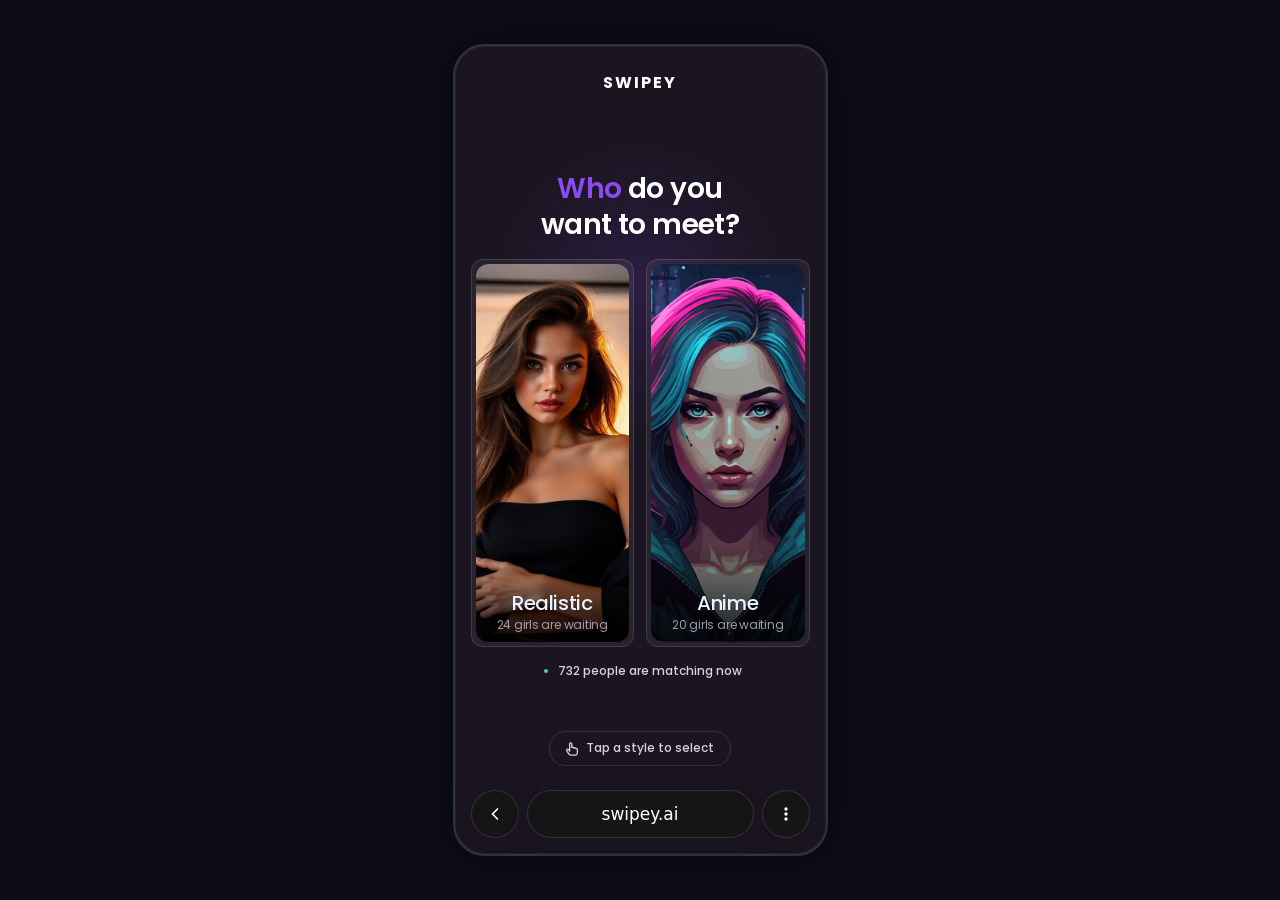
<file: downloads/swipey-tin/style-select-screen.html>
<!DOCTYPE html>
<html lang="en">
<head>
  <meta charset="UTF-8">
  <meta name="viewport" content="width=device-width, initial-scale=1.0">
  <title>Style Select Screen — SwipeyTin</title>
  <link rel="stylesheet" href="https://fonts.googleapis.com/css2?family=Poppins:wght@400;500;600;700&display=swap">
  <style>
    /* === Tokens === */
    :root {
      --st-bg: #1a1521;
      --st-accent: #8b4af2;
      --st-text: #e9f2ff;
      --st-text-secondary: #d9d1dc;
      --st-text-tertiary: #9b9caa;
      --st-green: #4ade80;
      --st-glass: rgba(255,255,255,0.06);
      --st-glass-border: rgba(255,255,255,0.12);
      --st-font: 'Poppins', -apple-system, BlinkMacSystemFont, 'Segoe UI', sans-serif;
    }

    /* === Reset === */
    *, *::before, *::after { margin: 0; padding: 0; box-sizing: border-box; }

    /* @snippet:css */
    /* ---- Blinking live dot ---- */
    @keyframes fade-dot {
      0%, 100% { opacity: 1; }
      50%      { opacity: 0.2; }
    }

    .live-indicator {
      display: flex;
      align-items: center;
      gap: 4px;
      justify-content: center;
    }

    .live-dot-wrapper {
      position: relative;
      width: 16px;
      height: 16px;
      display: flex;
      align-items: center;
      justify-content: center;
    }

    .live-dot {
      width: 4px;
      height: 4px;
      border-radius: 50%;
      background: var(--st-green);
      animation: fade-dot 3s ease-in-out infinite;
    }

    /* ---- Bouncing tap-to-select label ---- */
    @keyframes bounce-label {
      0%        { transform: translateY(0); }
      15%       { transform: translateY(-7px); }
      30%       { transform: translateY(0); }
      42%       { transform: translateY(-4px); }
      54%       { transform: translateY(0); }
      63%       { transform: translateY(-1.5px); }
      72%, 100% { transform: translateY(0); }
    }

    .tap-label {
      display: inline-flex;
      align-items: center;
      gap: 8px;
      padding: 8px 16px;
      border: 1px solid var(--st-glass-border);
      border-radius: 16px;
      animation: bounce-label 2.2s ease-out infinite;
    }

    .tap-label-icon {
      width: 12px;
      height: 14px;
      flex-shrink: 0;
    }

    .tap-label-icon svg {
      width: 100%;
      height: 100%;
      display: block;
    }

    .tap-label-text {
      font-family: var(--st-font);
      font-size: 12px;
      font-weight: 500;
      color: var(--st-text-secondary);
      line-height: 1.4;
      white-space: nowrap;
    }
    /* @snippet:end */

    /* === Phone Frame === */
    body {
      background: #0d0d1a;
      display: flex;
      align-items: center;
      justify-content: center;
      min-height: 100vh;
      font-family: var(--st-font);
    }

    .phone {
      width: 375px;
      height: 812px;
      border-radius: 32px;
      background: var(--st-bg);
      border: 2px solid #333;
      overflow: hidden;
      position: relative;
      display: flex;
      flex-direction: column;
      justify-content: space-between;
      box-shadow:
        0 0 40px rgba(0,0,0,0.6),
        inset 0 0 0 1px rgba(255,255,255,0.05);
    }

    /* === Background glow === */
    .bg-glow {
      position: absolute;
      inset: 0;
      overflow: hidden;
      pointer-events: none;
      z-index: 0;
    }
    .bg-glow::before {
      content: '';
      position: absolute;
      width: 300px;
      height: 300px;
      top: 30%;
      left: 50%;
      transform: translate(-50%, -50%);
      background: radial-gradient(circle, rgba(139,74,242,0.15) 0%, transparent 70%);
      border-radius: 50%;
    }

    /* === Top Nav === */
    .topnav {
      display: flex;
      align-items: center;
      justify-content: center;
      padding: 24px 16px;
      flex-shrink: 0;
      position: relative;
      z-index: 1;
    }

    .logo {
      font-family: var(--st-font);
      font-size: 16px;
      font-weight: 700;
      color: white;
      letter-spacing: 2px;
    }

    /* === Middle content === */
    .content {
      display: flex;
      flex-direction: column;
      gap: 16px;
      position: relative;
      z-index: 1;
    }

    /* === Title === */
    .title-section {
      text-align: center;
      padding: 0 16px;
    }

    .title {
      font-family: var(--st-font);
      font-size: 28px;
      font-weight: 600;
      color: white;
      line-height: 1.3;
      letter-spacing: -0.56px;
    }

    .title .accent {
      color: var(--st-accent);
    }

    /* === Cards === */
    .cards-section {
      height: 420px;
      display: flex;
      flex-direction: column;
      gap: 16px;
      padding: 0 16px;
    }

    .cards-row {
      display: flex;
      gap: 12px;
      flex: 1;
      align-items: flex-end;
      min-height: 0;
    }

    .style-card {
      flex: 1;
      height: 100%;
      border-radius: 12px;
      border: 1px solid var(--st-glass-border);
      background: var(--st-glass);
      padding: 4px;
      overflow: hidden;
      display: flex;
      flex-direction: column;
    }

    .style-card-inner {
      flex: 1;
      border-radius: 12px;
      overflow: hidden;
      position: relative;
      display: flex;
      flex-direction: column;
      justify-content: flex-end;
    }

    .style-card-img {
      position: absolute;
      inset: 0;
      width: 100%;
      height: 100%;
      object-fit: cover;
      border-radius: 12px;
    }

    .style-card-overlay {
      position: relative;
      z-index: 1;
      height: 96px;
      background: linear-gradient(to bottom, rgba(0,0,0,0) 0%, rgba(0,0,0,0.8) 100%);
      display: flex;
      flex-direction: column;
      align-items: center;
      justify-content: flex-end;
      padding-bottom: 8px;
      border-radius: 0 0 12px 12px;
    }

    .style-card-name {
      font-family: var(--st-font);
      font-size: 20px;
      font-weight: 500;
      color: var(--st-text);
      letter-spacing: -0.4px;
      line-height: 28px;
    }

    .style-card-sub {
      font-family: var(--st-font);
      font-size: 12px;
      font-weight: 400;
      color: var(--st-text-tertiary);
      letter-spacing: -0.24px;
      line-height: 1.4;
    }

    .live-text {
      font-family: var(--st-font);
      font-size: 12px;
      font-weight: 500;
      color: var(--st-text-secondary);
      line-height: 1.4;
    }

    /* === Bottom section === */
    .bottom-section {
      display: flex;
      flex-direction: column;
      align-items: center;
      gap: 24px;
      position: relative;
      z-index: 1;
    }

    /* === Browser bar === */
    .browser-bar {
      display: flex;
      align-items: center;
      justify-content: space-between;
      gap: 8px;
      padding: 0 16px 16px;
      width: 100%;
    }

    .browser-btn {
      width: 48px;
      height: 48px;
      border-radius: 24px;
      background: rgba(21,21,21,0.8);
      border: 1px solid var(--st-glass-border);
      display: flex;
      align-items: center;
      justify-content: center;
      backdrop-filter: blur(12px);
      flex-shrink: 0;
      box-shadow: 0 2px 40px rgba(0,0,0,0.1);
    }

    .browser-btn svg {
      width: 20px;
      height: 20px;
    }

    .url-bar {
      width: 234px;
      height: 48px;
      border-radius: 24px;
      background: rgba(21,21,21,0.8);
      border: 1px solid var(--st-glass-border);
      display: flex;
      align-items: center;
      justify-content: center;
      backdrop-filter: blur(12px);
      color: white;
      font-family: -apple-system, 'SF Pro', system-ui, sans-serif;
      font-size: 17px;
      font-weight: 510;
      box-shadow: 0 2px 40px rgba(0,0,0,0.1);
    }
  </style>
</head>
<body>
  <div class="phone">
    <div class="bg-glow"></div>

    <div class="topnav">
      <div class="logo">SWIPEY</div>
    </div>

    <div class="content">
      <div class="title-section">
        <div class="title">
          <span class="accent">Who</span> do you<br>want to meet?
        </div>
      </div>

      <!-- @snippet:html -->
      <div class="cards-section">
        <div class="cards-row">
          <div class="style-card">
            <div class="style-card-inner">
              <img class="style-card-img" src="assets/card-1.jpg" alt="">
              <div class="style-card-overlay">
                <div class="style-card-name">Realistic</div>
                <div class="style-card-sub">24 girls are waiting</div>
              </div>
            </div>
          </div>
          <div class="style-card">
            <div class="style-card-inner">
              <img class="style-card-img" src="assets/card-3.png" alt="">
              <div class="style-card-overlay">
                <div class="style-card-name">Anime</div>
                <div class="style-card-sub">20 girls are waiting</div>
              </div>
            </div>
          </div>
        </div>

        <div class="live-indicator">
          <div class="live-dot-wrapper">
            <div class="live-dot"></div>
          </div>
          <span class="live-text">732 people are matching now</span>
        </div>
      </div>
    </div>

    <div class="bottom-section">
      <div class="tap-label">
        <div class="tap-label-icon">
          <svg viewBox="0 0 12.25 14" fill="none" xmlns="http://www.w3.org/2000/svg">
            <path d="M4.375 1.75C4.375 1.509 4.572 1.313 4.813 1.313C5.053 1.313 5.25 1.509 5.25 1.75V5.469C5.25 5.75 5.431 6.002 5.699 6.092C5.967 6.182 6.262 6.089 6.432 5.865C6.514 5.759 6.639 5.69 6.782 5.69C7.022 5.69 7.219 5.887 7.219 6.128C7.219 6.409 7.399 6.661 7.667 6.751C7.935 6.841 8.231 6.748 8.4 6.524C8.482 6.418 8.608 6.349 8.75 6.349C8.964 6.349 9.141 6.502 9.18 6.705C9.223 6.929 9.379 7.118 9.592 7.197C9.806 7.276 10.049 7.241 10.23 7.098C10.303 7.041 10.396 7.005 10.5 7.005C10.741 7.005 10.938 7.202 10.938 7.443V7.88V10.719C10.938 11.807 10.057 12.688 8.969 12.688H7.438H5.805H5.781C4.758 12.688 3.801 12.176 3.232 11.323L1.387 8.556C1.253 8.354 1.307 8.083 1.507 7.949C1.707 7.815 1.98 7.87 2.114 8.069L3.172 9.658C3.333 9.898 3.632 10.005 3.908 9.923C4.184 9.841 4.373 9.584 4.373 9.294V8.75V1.75H4.375M4.813 0C3.848 0 3.063 0.785 3.063 1.75V7.156C2.494 6.508 1.518 6.366 0.78 6.855C-0.024 7.394 -0.243 8.479 0.296 9.283L2.141 12.053C2.953 13.27 4.318 14 5.781 14H5.805H7.438H8.969C10.782 14 12.25 12.532 12.25 10.719V7.875V7.438C12.25 6.472 11.466 5.688 10.5 5.688C10.377 5.688 10.26 5.701 10.145 5.723C9.825 5.302 9.319 5.031 8.75 5.031C8.562 5.031 8.381 5.061 8.212 5.116C7.894 4.668 7.372 4.375 6.782 4.375C6.708 4.375 6.634 4.38 6.563 4.389V1.75C6.563 0.785 5.778 0 4.813 0Z" fill="#d9d1dc"/>
          </svg>
        </div>
        <span class="tap-label-text">Tap a style to select</span>
      </div>

      <div class="browser-bar">
        <div class="browser-btn">
          <svg viewBox="0 0 24 24" fill="none" stroke="white" stroke-width="2" stroke-linecap="round"><polyline points="15 18 9 12 15 6"/></svg>
        </div>
        <div class="url-bar">swipey.ai</div>
        <div class="browser-btn">
          <svg viewBox="0 0 24 24" fill="none" stroke="white" stroke-width="2" stroke-linecap="round"><circle cx="12" cy="6" r="1"/><circle cx="12" cy="12" r="1"/><circle cx="12" cy="18" r="1"/></svg>
        </div>
      </div>
    </div>
    <!-- @snippet:end -->
  </div>
</body>
</html>
</file>
<file: styles.css>
/* === Reset === */
*, *::before, *::after {
  margin: 0;
  padding: 0;
  box-sizing: border-box;
}

/* === Theme Tokens === */
:root {
  --bg-page: #1a1a2e;
  --bg-sidebar: #12122a;
  --bg-preview: #0d0d1a;
  --bg-code: #0d0d1a;
  --bg-spec: #12122a;
  --border: #2a2a4a;
  --accent: #a0a0ff;
  --accent-hover: #c0c0ff;
  --accent-rgb: 160, 160, 255;
  --text-primary: #e0e0ff;
  --text-secondary: #8888aa;
  --text-muted: #6c6c9c;
  --text-dim: #4a4a6a;
  --font-ui: -apple-system, BlinkMacSystemFont, 'Segoe UI', sans-serif;
  --font-mono: 'SF Mono', 'Fira Code', 'Cascadia Code', monospace;
  --sidebar-width: 200px;
}

body {
  font-family: var(--font-ui);
  background: var(--bg-page);
  color: var(--text-primary);
  display: flex;
  min-height: 100vh;
}

/* === Sidebar === */
.sidebar {
  width: var(--sidebar-width);
  background: var(--bg-sidebar);
  border-right: 1px solid var(--border);
  position: fixed;
  top: 0;
  left: 0;
  bottom: 0;
  overflow-y: auto;
  display: flex;
  flex-direction: column;
}

.sidebar-header {
  padding: 20px 16px 12px;
  border-bottom: 1px solid var(--border);
}

.sidebar-title {
  font-size: 16px;
  font-weight: 600;
  color: var(--text-primary);
}

.sidebar-nav {
  padding: 8px 0;
  flex: 1;
}

.feature-group {
  margin-bottom: 4px;
}

.feature-toggle {
  display: flex;
  align-items: center;
  gap: 6px;
  width: 100%;
  padding: 6px 16px;
  background: none;
  border: none;
  color: var(--text-secondary);
  font-family: var(--font-ui);
  font-size: 13px;
  cursor: pointer;
  text-align: left;
}

.feature-toggle:hover {
  color: var(--text-primary);
}

.feature-toggle .arrow {
  font-size: 10px;
  transition: transform 0.15s ease;
}

.feature-toggle.open .arrow {
  transform: rotate(90deg);
}

.feature-list {
  display: none;
  padding: 2px 0;
}

.feature-list.open {
  display: block;
}

.animation-link {
  display: block;
  padding: 4px 16px 4px 36px;
  color: var(--text-muted);
  font-size: 12px;
  cursor: pointer;
  text-decoration: none;
  border-left: 2px solid transparent;
}

.animation-link:hover {
  color: var(--text-primary);
}

.animation-link.active {
  color: var(--accent);
  background: rgba(var(--accent-rgb), 0.08);
  border-left-color: var(--accent);
}

/* === Main Content === */
.content {
  padding: 24px 32px;
  max-width: 1100px;
  width: 100%;
  margin-left: max(var(--sidebar-width), calc((100vw - 1100px) / 2));
  margin-right: auto;
}

/* === Card === */
.card-header {
  display: flex;
  justify-content: space-between;
  align-items: flex-start;
  margin-bottom: 20px;
}

.card-name {
  font-size: 22px;
  font-weight: 600;
}

.card-feature {
  font-size: 13px;
  color: var(--text-muted);
  margin-top: 2px;
}

.card-actions {
  display: flex;
  gap: 8px;
  flex-shrink: 0;
}

.btn {
  display: inline-flex;
  align-items: center;
  gap: 4px;
  padding: 6px 14px;
  background: rgba(var(--accent-rgb), 0.12);
  color: var(--accent);
  border: 1px solid rgba(var(--accent-rgb), 0.2);
  border-radius: 6px;
  font-family: var(--font-ui);
  font-size: 12px;
  cursor: pointer;
  text-decoration: none;
  transition: background 0.15s ease;
}

.btn:hover {
  background: rgba(var(--accent-rgb), 0.2);
  color: var(--accent-hover);
}

/* === Two-Column Layout === */
.card-body {
  display: grid;
  grid-template-columns: 1fr 1fr;
  gap: 0 24px;
}

.section-label {
  font-size: 11px;
  font-weight: 600;
  text-transform: uppercase;
  letter-spacing: 1px;
  color: var(--text-muted);
  margin-bottom: 12px;
}

.preview-section {
  min-width: 0;
}

.preview-header {
  display: flex;
  align-items: center;
  gap: 8px;
}

.btn-replay {
  display: flex;
  align-items: center;
  justify-content: center;
  background: none;
  border: none;
  padding: 0 0 11px 0;
  color: var(--text-muted);
  cursor: pointer;
  transition: color 0.15s ease;
}

.btn-replay:hover {
  color: var(--accent);
}

.right-column {
  display: flex;
  flex-direction: column;
  gap: 20px;
  min-width: 0;
}

/* === Preview === */
.preview {
  background: var(--bg-preview);
  border: 1px solid var(--border);
  border-radius: 8px;
  padding: 24px;
  position: relative;
  overflow: hidden;
}

.preview-iframe {
  width: 100%;
  height: 812px;
  border: none;
  border-radius: 4px;
  background: transparent;
}

/* === Spec === */
.spec {
  background: var(--bg-spec);
  border: 1px solid var(--border);
  border-radius: 8px;
  padding: 0;
  overflow: hidden;
}

.spec-row {
  display: flex;
  align-items: baseline;
  padding: 12px 16px;
  border-bottom: 1px solid var(--border);
}

.spec-row:last-child {
  border-bottom: none;
}

.spec-label {
  width: 120px;
  flex-shrink: 0;
  font-size: 13px;
  font-weight: 500;
  color: var(--text-secondary);
}

.spec-value {
  font-size: 13px;
  color: var(--text-primary);
  line-height: 1.5;
}

.badge {
  display: inline-block;
  font-family: var(--font-mono);
  font-size: 12px;
  background: rgba(var(--accent-rgb), 0.15);
  border: 1px solid rgba(var(--accent-rgb), 0.25);
  border-radius: 4px;
  padding: 1px 8px;
  color: var(--accent);
}

/* === Note === */
.note {
  background: rgba(var(--accent-rgb), 0.06);
  border: 1px solid rgba(var(--accent-rgb), 0.2);
  border-radius: 8px;
  padding: 14px 16px;
  font-size: 13px;
  line-height: 1.6;
  color: var(--text-secondary);
}

.note strong {
  color: var(--text-primary);
}

/* === Code Blocks === */
.code-block {
  background: var(--bg-code);
  border: 1px solid var(--border);
  border-radius: 8px;
  overflow: hidden;
}

.code-block + .code-block {
  margin-top: 12px;
}

.code-block-header {
  display: flex;
  justify-content: space-between;
  align-items: center;
  padding: 8px 12px;
  border-bottom: 1px solid var(--border);
}

.code-block-lang {
  font-size: 10px;
  text-transform: uppercase;
  color: var(--text-muted);
  letter-spacing: 0.5px;
}

.btn-copy {
  padding: 3px 10px;
  background: rgba(var(--accent-rgb), 0.1);
  color: var(--accent);
  border: none;
  border-radius: 4px;
  font-family: var(--font-ui);
  font-size: 10px;
  cursor: pointer;
  transition: background 0.15s ease;
}

.btn-copy:hover {
  background: rgba(var(--accent-rgb), 0.2);
}

.btn-copy.copied {
  color: #66ffaa;
}

.code-block pre {
  padding: 12px;
  overflow-x: auto;
  margin: 0;
}

.code-block code {
  font-family: var(--font-mono);
  font-size: 12px;
  line-height: 1.6;
  color: var(--accent);
  white-space: pre;
}
</file>
